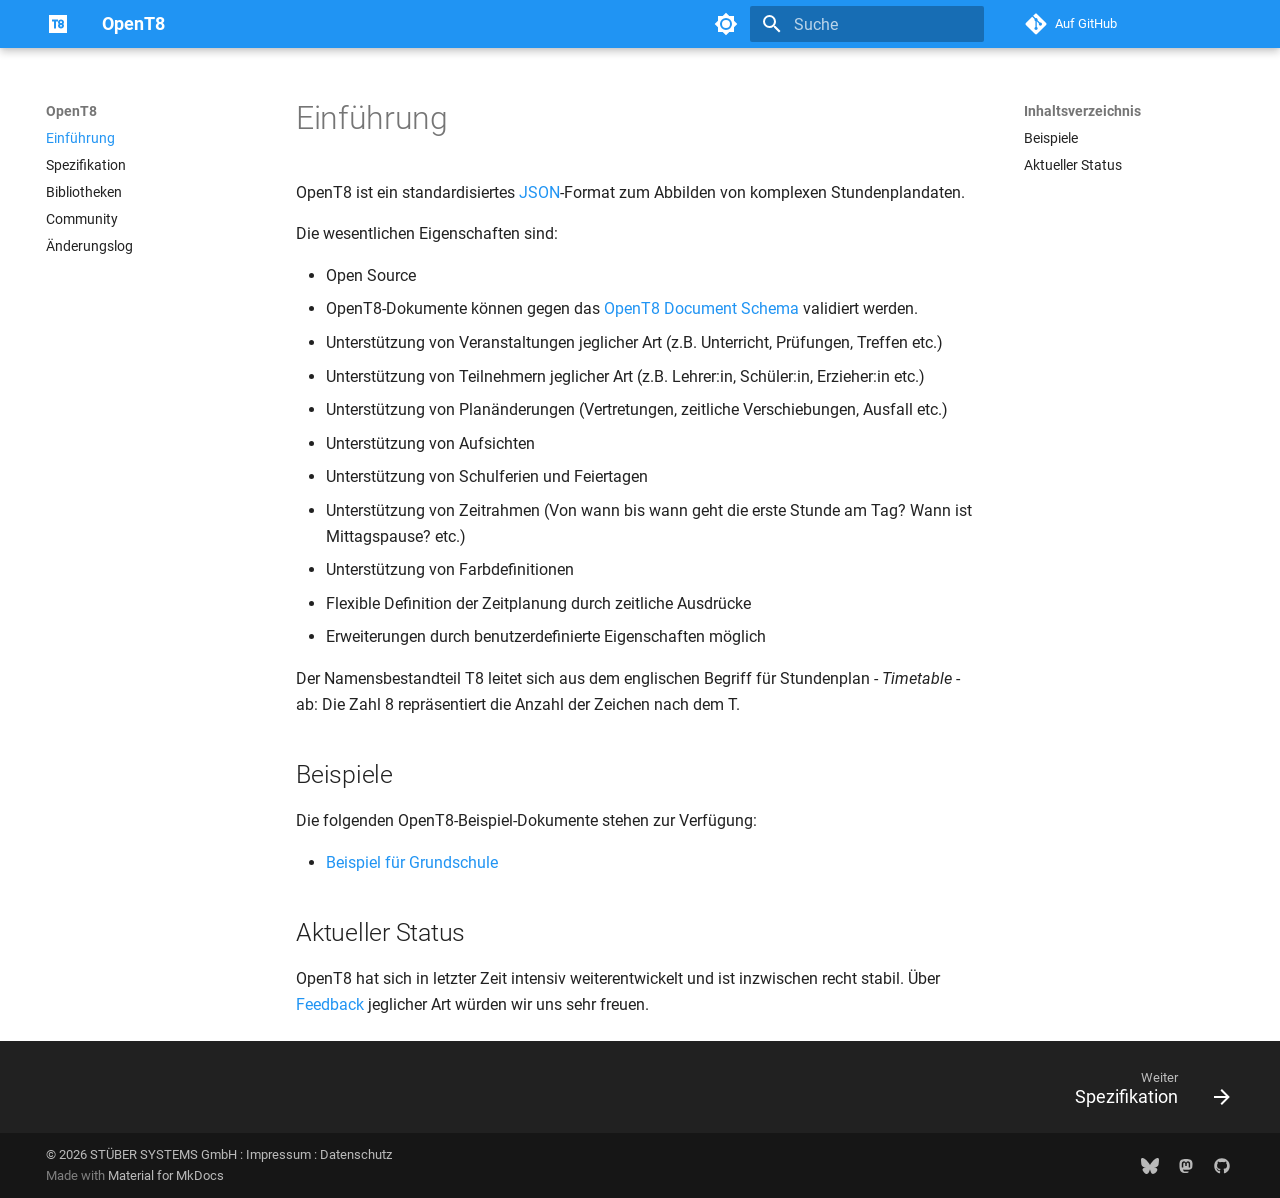
<file: index.html>
<!doctype html><html lang=de class=no-js> <head><meta charset=utf-8><meta name=viewport content="width=device-width,initial-scale=1"><meta name=description content="Dokumentation zu OpenT8"><meta name=author content="STÜBER SYSTEMS GmbH"><link href=https://openpotato.github.io/opent8/ rel=canonical><link href=specification/ rel=next><link rel=icon href=assets/logos/favicon.ico><meta name=generator content="mkdocs-1.6.1, mkdocs-material-9.7.7"><title>OpenT8</title><link rel=stylesheet href=assets/stylesheets/main.ec1eaa64.min.css><link rel=stylesheet href=assets/stylesheets/palette.ab4e12ef.min.css><link rel=stylesheet href=assets/css/custom.css><script>__md_scope=new URL(".",location),__md_hash=e=>[...e].reduce(((e,_)=>(e<<5)-e+_.charCodeAt(0)),0),__md_get=(e,_=localStorage,t=__md_scope)=>JSON.parse(_.getItem(t.pathname+"."+e)),__md_set=(e,_,t=localStorage,a=__md_scope)=>{try{t.setItem(a.pathname+"."+e,JSON.stringify(_))}catch(e){}}</script></head> <body dir=ltr data-md-color-scheme=default data-md-color-primary=blue data-md-color-accent=blue> <input class=md-toggle data-md-toggle=drawer type=checkbox id=__drawer autocomplete=off> <input class=md-toggle data-md-toggle=search type=checkbox id=__search autocomplete=off> <label class=md-overlay for=__drawer></label> <div data-md-component=skip> <a href=#einfuhrung class=md-skip> Zum Inhalt </a> </div> <div data-md-component=announce> </div> <header class="md-header md-header--shadow" data-md-component=header> <nav class="md-header__inner md-grid" aria-label=Kopfzeile> <a href=. title=OpenT8 class="md-header__button md-logo" aria-label=OpenT8 data-md-component=logo> <img src=assets/logos/logo.svg alt=logo> </a> <label class="md-header__button md-icon" for=__drawer> <svg xmlns=http://www.w3.org/2000/svg viewbox="0 0 24 24"><path d="M3 6h18v2H3zm0 5h18v2H3zm0 5h18v2H3z"/></svg> </label> <div class=md-header__title data-md-component=header-title> <div class=md-header__ellipsis> <div class=md-header__topic> <span class=md-ellipsis> OpenT8 </span> </div> <div class=md-header__topic data-md-component=header-topic> <span class=md-ellipsis> Einführung </span> </div> </div> </div> <form class=md-header__option data-md-component=palette> <input class=md-option data-md-color-media data-md-color-scheme=default data-md-color-primary=blue data-md-color-accent=blue aria-label="In den Dunkelmodus wechseln" type=radio name=__palette id=__palette_0> <label class="md-header__button md-icon" title="In den Dunkelmodus wechseln" for=__palette_1 hidden> <svg xmlns=http://www.w3.org/2000/svg viewbox="0 0 24 24"><path d="M12 8a4 4 0 0 0-4 4 4 4 0 0 0 4 4 4 4 0 0 0 4-4 4 4 0 0 0-4-4m0 10a6 6 0 0 1-6-6 6 6 0 0 1 6-6 6 6 0 0 1 6 6 6 6 0 0 1-6 6m8-9.31V4h-4.69L12 .69 8.69 4H4v4.69L.69 12 4 15.31V20h4.69L12 23.31 15.31 20H20v-4.69L23.31 12z"/></svg> </label> <input class=md-option data-md-color-media data-md-color-scheme=slate data-md-color-primary=blue data-md-color-accent=blue aria-label="In den Hellmodus wechseln" type=radio name=__palette id=__palette_1> <label class="md-header__button md-icon" title="In den Hellmodus wechseln" for=__palette_0 hidden> <svg xmlns=http://www.w3.org/2000/svg viewbox="0 0 24 24"><path d="M12 18c-.89 0-1.74-.2-2.5-.55C11.56 16.5 13 14.42 13 12s-1.44-4.5-3.5-5.45C10.26 6.2 11.11 6 12 6a6 6 0 0 1 6 6 6 6 0 0 1-6 6m8-9.31V4h-4.69L12 .69 8.69 4H4v4.69L.69 12 4 15.31V20h4.69L12 23.31 15.31 20H20v-4.69L23.31 12z"/></svg> </label> </form> <script>var palette=__md_get("__palette");if(palette&&palette.color){if("(prefers-color-scheme)"===palette.color.media){var media=matchMedia("(prefers-color-scheme: light)"),input=document.querySelector(media.matches?"[data-md-color-media='(prefers-color-scheme: light)']":"[data-md-color-media='(prefers-color-scheme: dark)']");palette.color.media=input.getAttribute("data-md-color-media"),palette.color.scheme=input.getAttribute("data-md-color-scheme"),palette.color.primary=input.getAttribute("data-md-color-primary"),palette.color.accent=input.getAttribute("data-md-color-accent")}for(var[key,value]of Object.entries(palette.color))document.body.setAttribute("data-md-color-"+key,value)}</script> <label class="md-header__button md-icon" for=__search> <svg xmlns=http://www.w3.org/2000/svg viewbox="0 0 24 24"><path d="M9.5 3A6.5 6.5 0 0 1 16 9.5c0 1.61-.59 3.09-1.56 4.23l.27.27h.79l5 5-1.5 1.5-5-5v-.79l-.27-.27A6.52 6.52 0 0 1 9.5 16 6.5 6.5 0 0 1 3 9.5 6.5 6.5 0 0 1 9.5 3m0 2C7 5 5 7 5 9.5S7 14 9.5 14 14 12 14 9.5 12 5 9.5 5"/></svg> </label> <div class=md-search data-md-component=search role=dialog> <label class=md-search__overlay for=__search></label> <div class=md-search__inner role=search> <form class=md-search__form name=search> <input type=text class=md-search__input name=query aria-label=Suche placeholder=Suche autocapitalize=off autocorrect=off autocomplete=off spellcheck=false data-md-component=search-query required> <label class="md-search__icon md-icon" for=__search> <svg xmlns=http://www.w3.org/2000/svg viewbox="0 0 24 24"><path d="M9.5 3A6.5 6.5 0 0 1 16 9.5c0 1.61-.59 3.09-1.56 4.23l.27.27h.79l5 5-1.5 1.5-5-5v-.79l-.27-.27A6.52 6.52 0 0 1 9.5 16 6.5 6.5 0 0 1 3 9.5 6.5 6.5 0 0 1 9.5 3m0 2C7 5 5 7 5 9.5S7 14 9.5 14 14 12 14 9.5 12 5 9.5 5"/></svg> <svg xmlns=http://www.w3.org/2000/svg viewbox="0 0 24 24"><path d="M20 11v2H8l5.5 5.5-1.42 1.42L4.16 12l7.92-7.92L13.5 5.5 8 11z"/></svg> </label> <nav class=md-search__options aria-label=Suche> <a href=javascript:void(0) class="md-search__icon md-icon" title=Teilen aria-label=Teilen data-clipboard data-clipboard-text data-md-component=search-share tabindex=-1> <svg xmlns=http://www.w3.org/2000/svg viewbox="0 0 24 24"><path d="M18 16.08c-.76 0-1.44.3-1.96.77L8.91 12.7c.05-.23.09-.46.09-.7s-.04-.47-.09-.7l7.05-4.11c.54.5 1.25.81 2.04.81a3 3 0 0 0 3-3 3 3 0 0 0-3-3 3 3 0 0 0-3 3c0 .24.04.47.09.7L8.04 9.81C7.5 9.31 6.79 9 6 9a3 3 0 0 0-3 3 3 3 0 0 0 3 3c.79 0 1.5-.31 2.04-.81l7.12 4.15c-.05.21-.08.43-.08.66 0 1.61 1.31 2.91 2.92 2.91s2.92-1.3 2.92-2.91A2.92 2.92 0 0 0 18 16.08"/></svg> </a> <button type=reset class="md-search__icon md-icon" title=Zurücksetzen aria-label=Zurücksetzen tabindex=-1> <svg xmlns=http://www.w3.org/2000/svg viewbox="0 0 24 24"><path d="M19 6.41 17.59 5 12 10.59 6.41 5 5 6.41 10.59 12 5 17.59 6.41 19 12 13.41 17.59 19 19 17.59 13.41 12z"/></svg> </button> </nav> <div class=md-search__suggest data-md-component=search-suggest></div> </form> <div class=md-search__output> <div class=md-search__scrollwrap tabindex=0 data-md-scrollfix> <div class=md-search-result data-md-component=search-result> <div class=md-search-result__meta> Suche wird initialisiert </div> <ol class=md-search-result__list role=presentation></ol> </div> </div> </div> </div> </div> <div class=md-header__source> <a href=https://github.com/openpotato/opent8 title="Zum Repository" class=md-source data-md-component=source> <div class="md-source__icon md-icon"> <svg xmlns=http://www.w3.org/2000/svg viewbox="0 0 448 512"><!-- Font Awesome Free 7.1.0 by @fontawesome - https://fontawesome.com License - https://fontawesome.com/license/free (Icons: CC BY 4.0, Fonts: SIL OFL 1.1, Code: MIT License) Copyright 2025 Fonticons, Inc.--><path d="M439.6 236.1 244 40.5c-5.4-5.5-12.8-8.5-20.4-8.5s-15 3-20.4 8.4L162.5 81l51.5 51.5c27.1-9.1 52.7 16.8 43.4 43.7l49.7 49.7c34.2-11.8 61.2 31 35.5 56.7-26.5 26.5-70.2-2.9-56-37.3L240.3 199v121.9c25.3 12.5 22.3 41.8 9.1 55-6.4 6.4-15.2 10.1-24.3 10.1s-17.8-3.6-24.3-10.1c-17.6-17.6-11.1-46.9 11.2-56v-123c-20.8-8.5-24.6-30.7-18.6-45L142.6 101 8.5 235.1C3 240.6 0 247.9 0 255.5s3 15 8.5 20.4l195.6 195.7c5.4 5.4 12.7 8.4 20.4 8.4s15-3 20.4-8.4l194.7-194.7c5.4-5.4 8.4-12.8 8.4-20.4s-3-15-8.4-20.4"/></svg> </div> <div class=md-source__repository> Auf GitHub </div> </a> </div> </nav> </header> <div class=md-container data-md-component=container> <main class=md-main data-md-component=main> <div class="md-main__inner md-grid"> <div class="md-sidebar md-sidebar--primary" data-md-component=sidebar data-md-type=navigation> <div class=md-sidebar__scrollwrap> <div class=md-sidebar__inner> <nav class="md-nav md-nav--primary" aria-label=Navigation data-md-level=0> <label class=md-nav__title for=__drawer> <a href=. title=OpenT8 class="md-nav__button md-logo" aria-label=OpenT8 data-md-component=logo> <img src=assets/logos/logo.svg alt=logo> </a> OpenT8 </label> <div class=md-nav__source> <a href=https://github.com/openpotato/opent8 title="Zum Repository" class=md-source data-md-component=source> <div class="md-source__icon md-icon"> <svg xmlns=http://www.w3.org/2000/svg viewbox="0 0 448 512"><!-- Font Awesome Free 7.1.0 by @fontawesome - https://fontawesome.com License - https://fontawesome.com/license/free (Icons: CC BY 4.0, Fonts: SIL OFL 1.1, Code: MIT License) Copyright 2025 Fonticons, Inc.--><path d="M439.6 236.1 244 40.5c-5.4-5.5-12.8-8.5-20.4-8.5s-15 3-20.4 8.4L162.5 81l51.5 51.5c27.1-9.1 52.7 16.8 43.4 43.7l49.7 49.7c34.2-11.8 61.2 31 35.5 56.7-26.5 26.5-70.2-2.9-56-37.3L240.3 199v121.9c25.3 12.5 22.3 41.8 9.1 55-6.4 6.4-15.2 10.1-24.3 10.1s-17.8-3.6-24.3-10.1c-17.6-17.6-11.1-46.9 11.2-56v-123c-20.8-8.5-24.6-30.7-18.6-45L142.6 101 8.5 235.1C3 240.6 0 247.9 0 255.5s3 15 8.5 20.4l195.6 195.7c5.4 5.4 12.7 8.4 20.4 8.4s15-3 20.4-8.4l194.7-194.7c5.4-5.4 8.4-12.8 8.4-20.4s-3-15-8.4-20.4"/></svg> </div> <div class=md-source__repository> Auf GitHub </div> </a> </div> <ul class=md-nav__list data-md-scrollfix> <li class="md-nav__item md-nav__item--active"> <input class="md-nav__toggle md-toggle" type=checkbox id=__toc> <label class="md-nav__link md-nav__link--active" for=__toc> <span class=md-ellipsis> Einführung </span> <span class="md-nav__icon md-icon"></span> </label> <a href=. class="md-nav__link md-nav__link--active"> <span class=md-ellipsis> Einführung </span> </a> <nav class="md-nav md-nav--secondary" aria-label=Inhaltsverzeichnis> <label class=md-nav__title for=__toc> <span class="md-nav__icon md-icon"></span> Inhaltsverzeichnis </label> <ul class=md-nav__list data-md-component=toc data-md-scrollfix> <li class=md-nav__item> <a href=#beispiele class=md-nav__link> <span class=md-ellipsis> <span class=md-typeset> Beispiele </span> </span> </a> </li> <li class=md-nav__item> <a href=#aktueller-status class=md-nav__link> <span class=md-ellipsis> <span class=md-typeset> Aktueller Status </span> </span> </a> </li> </ul> </nav> </li> <li class=md-nav__item> <a href=specification/ class=md-nav__link> <span class=md-ellipsis> Spezifikation </span> </a> </li> <li class=md-nav__item> <a href=libraries/ class=md-nav__link> <span class=md-ellipsis> Bibliotheken </span> </a> </li> <li class=md-nav__item> <a href=community/ class=md-nav__link> <span class=md-ellipsis> Community </span> </a> </li> <li class=md-nav__item> <a href=change-log/ class=md-nav__link> <span class=md-ellipsis> Änderungslog </span> </a> </li> </ul> </nav> </div> </div> </div> <div class="md-sidebar md-sidebar--secondary" data-md-component=sidebar data-md-type=toc> <div class=md-sidebar__scrollwrap> <div class=md-sidebar__inner> <nav class="md-nav md-nav--secondary" aria-label=Inhaltsverzeichnis> <label class=md-nav__title for=__toc> <span class="md-nav__icon md-icon"></span> Inhaltsverzeichnis </label> <ul class=md-nav__list data-md-component=toc data-md-scrollfix> <li class=md-nav__item> <a href=#beispiele class=md-nav__link> <span class=md-ellipsis> <span class=md-typeset> Beispiele </span> </span> </a> </li> <li class=md-nav__item> <a href=#aktueller-status class=md-nav__link> <span class=md-ellipsis> <span class=md-typeset> Aktueller Status </span> </span> </a> </li> </ul> </nav> </div> </div> </div> <div class=md-content data-md-component=content> <article class="md-content__inner md-typeset"> <h1 id=einfuhrung>Einführung<a class=headerlink href=#einfuhrung title="Permanent link">&para;</a></h1> <p>OpenT8 ist ein standardisiertes <a href=https://www.json.org/ >JSON</a>-Format zum Abbilden von komplexen Stundenplandaten. </p> <p>Die wesentlichen Eigenschaften sind:</p> <ul> <li>Open Source</li> <li>OpenT8-Dokumente können gegen das <a href=https://github.com/openpotato/opent8/blob/main/schemas/v0.7/schema.json>OpenT8 Document Schema</a> validiert werden.</li> <li>Unterstützung von Veranstaltungen jeglicher Art (z.B. Unterricht, Prüfungen, Treffen etc.)</li> <li>Unterstützung von Teilnehmern jeglicher Art (z.B. Lehrer:in, Schüler:in, Erzieher:in etc.)</li> <li>Unterstützung von Planänderungen (Vertretungen, zeitliche Verschiebungen, Ausfall etc.)</li> <li>Unterstützung von Aufsichten</li> <li>Unterstützung von Schulferien und Feiertagen</li> <li>Unterstützung von Zeitrahmen (Von wann bis wann geht die erste Stunde am Tag? Wann ist Mittagspause? etc.)</li> <li>Unterstützung von Farbdefinitionen</li> <li>Flexible Definition der Zeitplanung durch zeitliche Ausdrücke</li> <li>Erweiterungen durch benutzerdefinierte Eigenschaften möglich</li> </ul> <p>Der Namensbestandteil T8 leitet sich aus dem englischen Begriff für Stundenplan - <em>Timetable</em> - ab: Die Zahl 8 repräsentiert die Anzahl der Zeichen nach dem T.</p> <h2 id=beispiele>Beispiele<a class=headerlink href=#beispiele title="Permanent link">&para;</a></h2> <p>Die folgenden OpenT8-Beispiel-Dokumente stehen zur Verfügung:</p> <ul> <li><a href=https://github.com/openpotato/opent8/blob/main/samples/sample.de.grundschule.json>Beispiel für Grundschule</a></li> </ul> <h2 id=aktueller-status>Aktueller Status<a class=headerlink href=#aktueller-status title="Permanent link">&para;</a></h2> <p>OpenT8 hat sich in letzter Zeit intensiv weiterentwickelt und ist inzwischen recht stabil. Über <a href=community/ >Feedback</a> jeglicher Art würden wir uns sehr freuen.</p> </article> </div> <script>var target=document.getElementById(location.hash.slice(1));target&&target.name&&(target.checked=target.name.startsWith("__tabbed_"))</script> </div> </main> <footer class=md-footer> <nav class="md-footer__inner md-grid" aria-label=Fußzeile> <a href=specification/ class="md-footer__link md-footer__link--next" aria-label="Weiter: Spezifikation"> <div class=md-footer__title> <span class=md-footer__direction> Weiter </span> <div class=md-ellipsis> Spezifikation </div> </div> <div class="md-footer__button md-icon"> <svg xmlns=http://www.w3.org/2000/svg viewbox="0 0 24 24"><path d="M4 11v2h12l-5.5 5.5 1.42 1.42L19.84 12l-7.92-7.92L10.5 5.5 16 11z"/></svg> </div> </a> </nav> <div class="md-footer-meta md-typeset"> <div class="md-footer-meta__inner md-grid"> <div class=md-copyright> <div class=md-copyright__highlight> &copy; 2026 STÜBER SYSTEMS GmbH : <a href=https://legal.stueber.de/imprint.php>Impressum</a> : <a href=https://legal.stueber.de/privacy.php>Datenschutz</a> </div> Made with <a href=https://squidfunk.github.io/mkdocs-material/ target=_blank rel=noopener> Material for MkDocs </a> </div> <div class=md-social> <a href=https://bsky.app/profile/openpotato.org target=_blank rel=noopener title=bsky.app class=md-social__link> <svg xmlns=http://www.w3.org/2000/svg viewbox="0 0 576 512"><!-- Font Awesome Free 7.1.0 by @fontawesome - https://fontawesome.com License - https://fontawesome.com/license/free (Icons: CC BY 4.0, Fonts: SIL OFL 1.1, Code: MIT License) Copyright 2025 Fonticons, Inc.--><path d="M407.8 294.7c-3.3-.4-6.7-.8-10-1.3 3.4.4 6.7.9 10 1.3M288 227.1c-26.1-50.7-97.1-145.2-163.1-191.8C61.6-9.4 37.5-1.7 21.6 5.5 3.3 13.8 0 41.9 0 58.4S9.1 194 15 213.9c19.5 65.7 89.1 87.9 153.2 80.7 3.3-.5 6.6-.9 10-1.4-3.3.5-6.6 1-10 1.4-93.9 14-177.3 48.2-67.9 169.9C220.6 589.1 265.1 437.8 288 361.1c22.9 76.7 49.2 222.5 185.6 103.4 102.4-103.4 28.1-156-65.8-169.9-3.3-.4-6.7-.8-10-1.3 3.4.4 6.7.9 10 1.3 64.1 7.1 133.6-15.1 153.2-80.7C566.9 194 576 75 576 58.4s-3.3-44.7-21.6-52.9c-15.8-7.1-40-14.9-103.2 29.8C385.1 81.9 314.1 176.4 288 227.1"/></svg> </a> <a href=https://fosstodon.org/@openpotato target=_blank rel="noopener me" title=fosstodon.org class=md-social__link> <svg xmlns=http://www.w3.org/2000/svg viewbox="0 0 448 512"><!-- Font Awesome Free 7.1.0 by @fontawesome - https://fontawesome.com License - https://fontawesome.com/license/free (Icons: CC BY 4.0, Fonts: SIL OFL 1.1, Code: MIT License) Copyright 2025 Fonticons, Inc.--><path d="M433 179.1c0-97.2-63.7-125.7-63.7-125.7-62.5-28.7-228.6-28.4-290.5 0 0 0-63.7 28.5-63.7 125.7 0 115.7-6.6 259.4 105.6 289.1 40.5 10.7 75.3 13 103.3 11.4 50.8-2.8 79.3-18.1 79.3-18.1l-1.7-36.9s-36.3 11.4-77.1 10.1c-40.4-1.4-83-4.4-89.6-54-.6-4.6-.9-9.3-.9-13.9 85.6 20.9 158.7 9.1 178.7 6.7 56.1-6.7 105-41.3 111.2-72.9 9.8-49.8 9-121.5 9-121.5zm-75.1 125.2h-46.6V190.1c0-49.7-64-51.6-64 6.9v62.5H201V197c0-58.5-64-56.6-64-6.9v114.2H90.3c0-122.1-5.2-147.9 18.4-175 25.9-28.9 79.8-30.8 103.8 6.1l11.6 19.5 11.6-19.5c24.1-37.1 78.1-34.8 103.8-6.1 23.7 27.3 18.4 53 18.4 175"/></svg> </a> <a href=https://github.com/openpotato target=_blank rel=noopener title=github.com class=md-social__link> <svg xmlns=http://www.w3.org/2000/svg viewbox="0 0 512 512"><!-- Font Awesome Free 7.1.0 by @fontawesome - https://fontawesome.com License - https://fontawesome.com/license/free (Icons: CC BY 4.0, Fonts: SIL OFL 1.1, Code: MIT License) Copyright 2025 Fonticons, Inc.--><path d="M173.9 397.4c0 2-2.3 3.6-5.2 3.6-3.3.3-5.6-1.3-5.6-3.6 0-2 2.3-3.6 5.2-3.6 3-.3 5.6 1.3 5.6 3.6m-31.1-4.5c-.7 2 1.3 4.3 4.3 4.9 2.6 1 5.6 0 6.2-2s-1.3-4.3-4.3-5.2c-2.6-.7-5.5.3-6.2 2.3m44.2-1.7c-2.9.7-4.9 2.6-4.6 4.9.3 2 2.9 3.3 5.9 2.6 2.9-.7 4.9-2.6 4.6-4.6-.3-1.9-3-3.2-5.9-2.9M252.8 8C114.1 8 8 113.3 8 252c0 110.9 69.8 205.8 169.5 239.2 12.8 2.3 17.3-5.6 17.3-12.1 0-6.2-.3-40.4-.3-61.4 0 0-70 15-84.7-29.8 0 0-11.4-29.1-27.8-36.6 0 0-22.9-15.7 1.6-15.4 0 0 24.9 2 38.6 25.8 21.9 38.6 58.6 27.5 72.9 20.9 2.3-16 8.8-27.1 16-33.7-55.9-6.2-112.3-14.3-112.3-110.5 0-27.5 7.6-41.3 23.6-58.9-2.6-6.5-11.1-33.3 2.6-67.9 20.9-6.5 69 27 69 27 20-5.6 41.5-8.5 62.8-8.5s42.8 2.9 62.8 8.5c0 0 48.1-33.6 69-27 13.7 34.7 5.2 61.4 2.6 67.9 16 17.7 25.8 31.5 25.8 58.9 0 96.5-58.9 104.2-114.8 110.5 9.2 7.9 17 22.9 17 46.4 0 33.7-.3 75.4-.3 83.6 0 6.5 4.6 14.4 17.3 12.1C436.2 457.8 504 362.9 504 252 504 113.3 391.5 8 252.8 8M105.2 352.9c-1.3 1-1 3.3.7 5.2 1.6 1.6 3.9 2.3 5.2 1 1.3-1 1-3.3-.7-5.2-1.6-1.6-3.9-2.3-5.2-1m-10.8-8.1c-.7 1.3.3 2.9 2.3 3.9 1.6 1 3.6.7 4.3-.7.7-1.3-.3-2.9-2.3-3.9-2-.6-3.6-.3-4.3.7m32.4 35.6c-1.6 1.3-1 4.3 1.3 6.2 2.3 2.3 5.2 2.6 6.5 1 1.3-1.3.7-4.3-1.3-6.2-2.2-2.3-5.2-2.6-6.5-1m-11.4-14.7c-1.6 1-1.6 3.6 0 5.9s4.3 3.3 5.6 2.3c1.6-1.3 1.6-3.9 0-6.2-1.4-2.3-4-3.3-5.6-2"/></svg> </a> </div> </div> </div> </footer> </div> <div class=md-dialog data-md-component=dialog> <div class="md-dialog__inner md-typeset"></div> </div> <script id=__config type=application/json>{"annotate": null, "base": ".", "features": ["navigation.footer", "navigation.instant", "search.highlight", "search.share", "search.suggest", "toc.follow"], "search": "assets/javascripts/workers/search.2c215733.min.js", "tags": null, "translations": {"clipboard.copied": "In Zwischenablage kopiert", "clipboard.copy": "In Zwischenablage kopieren", "search.result.more.one": "1 weiteres Suchergebnis auf dieser Seite", "search.result.more.other": "# weitere Suchergebnisse auf dieser Seite", "search.result.none": "Keine Suchergebnisse", "search.result.one": "1 Suchergebnis", "search.result.other": "# Suchergebnisse", "search.result.placeholder": "Suchbegriff eingeben", "search.result.term.missing": "Es fehlt", "select.version": "Version ausw\u00e4hlen"}, "version": null}</script> <script src=assets/javascripts/bundle.d7400e89.min.js></script> </body> </html>
</file>
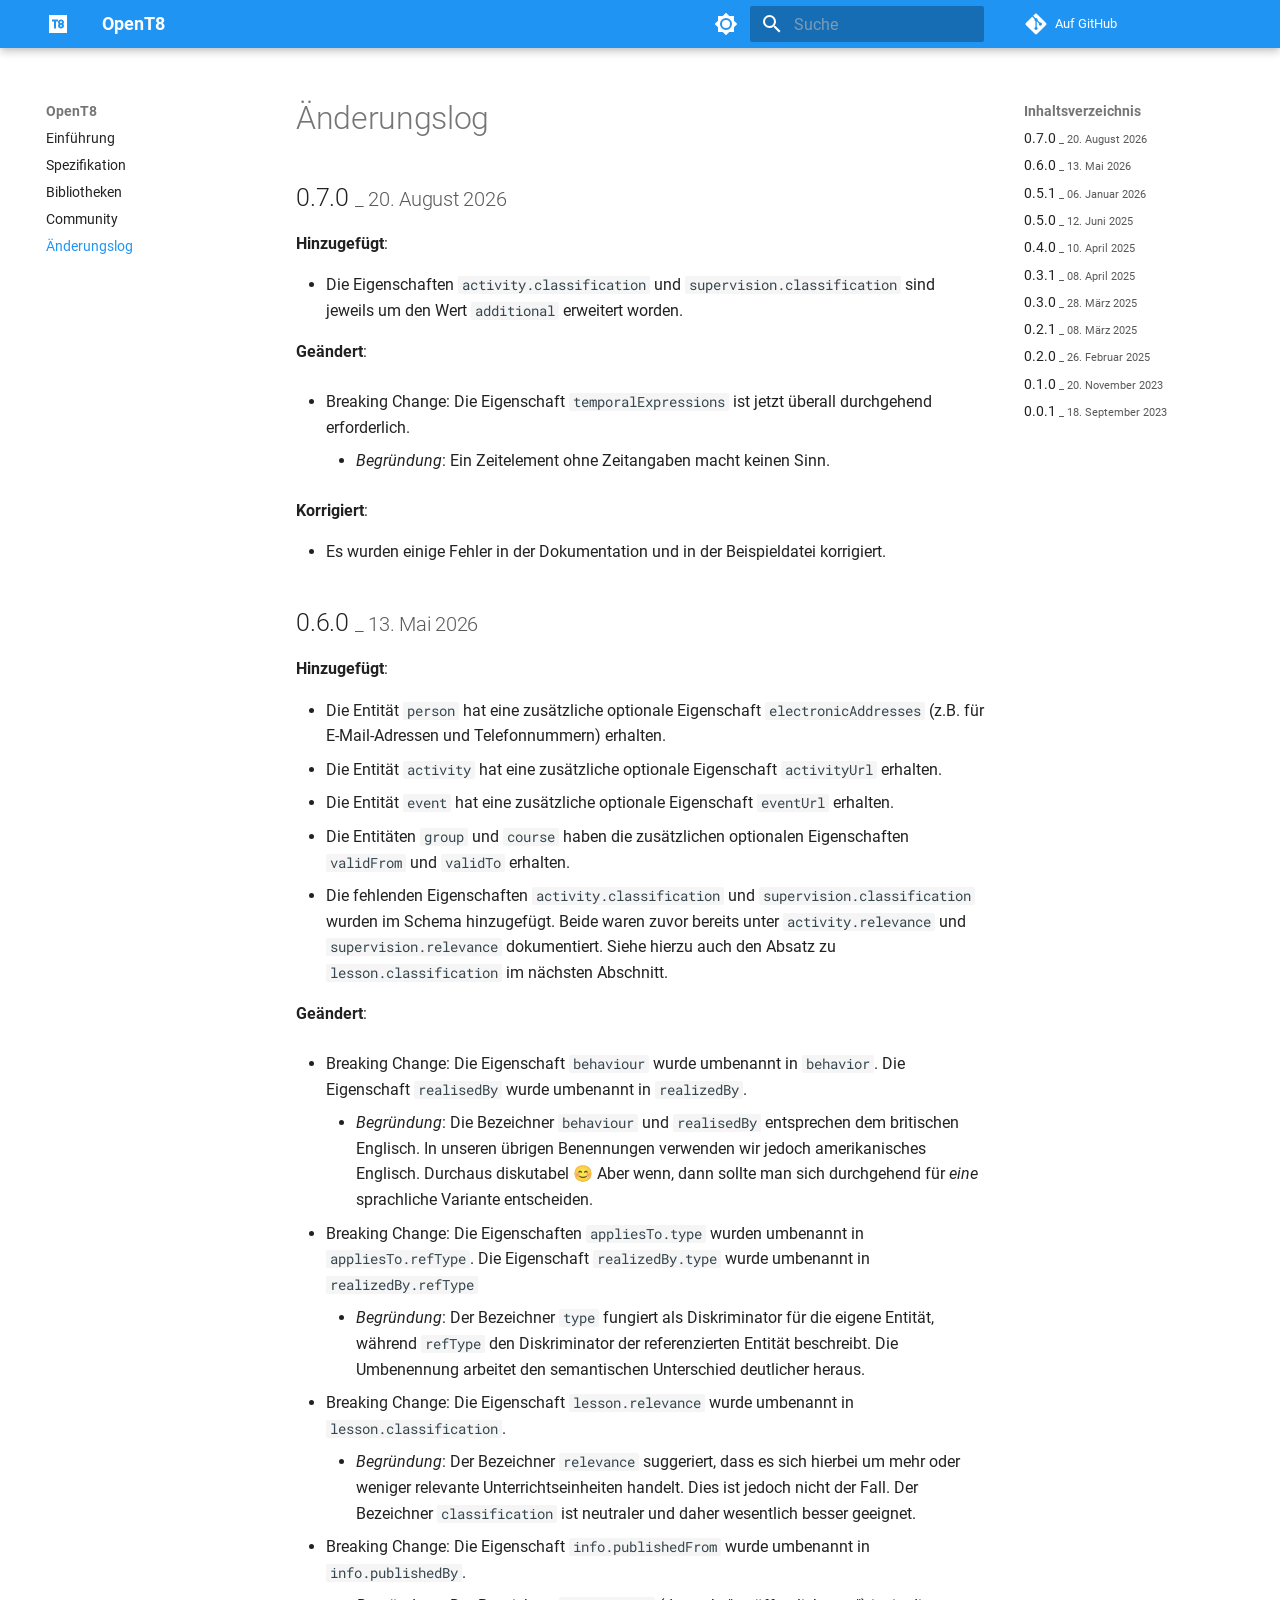
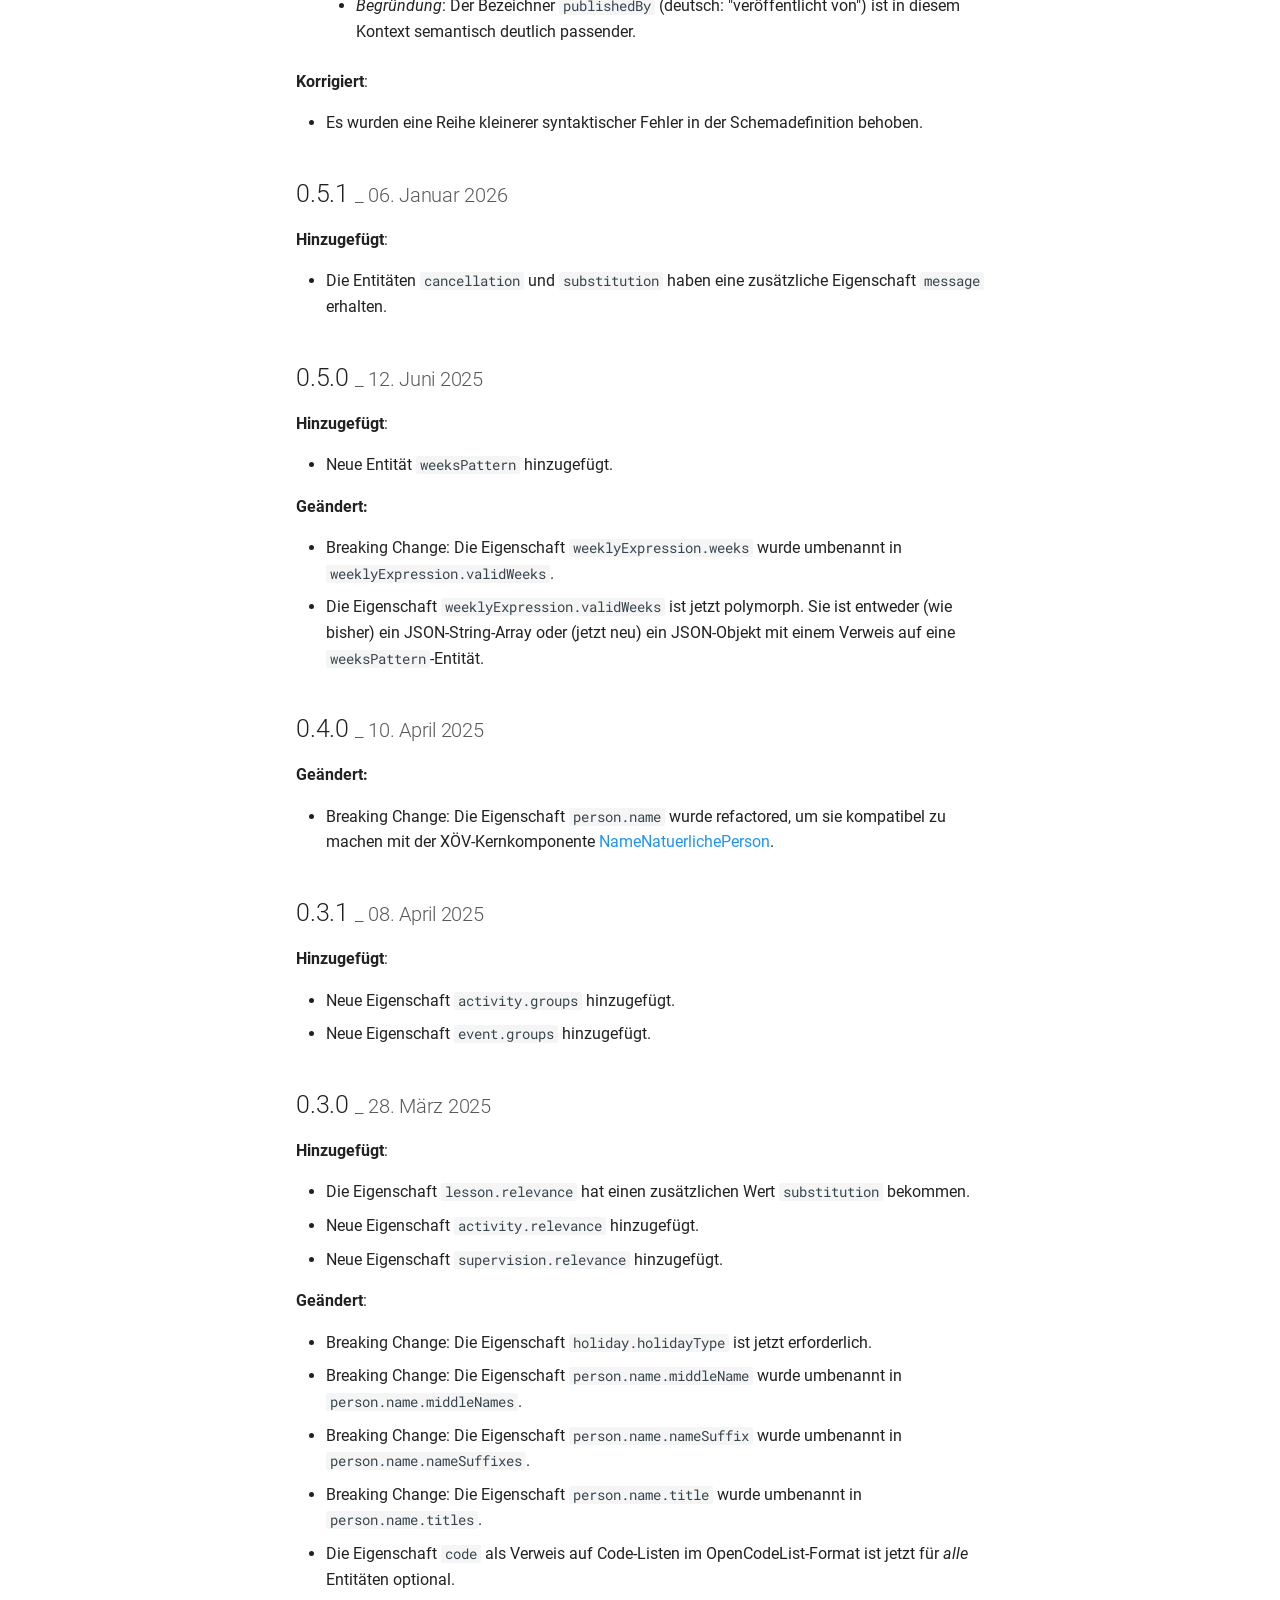
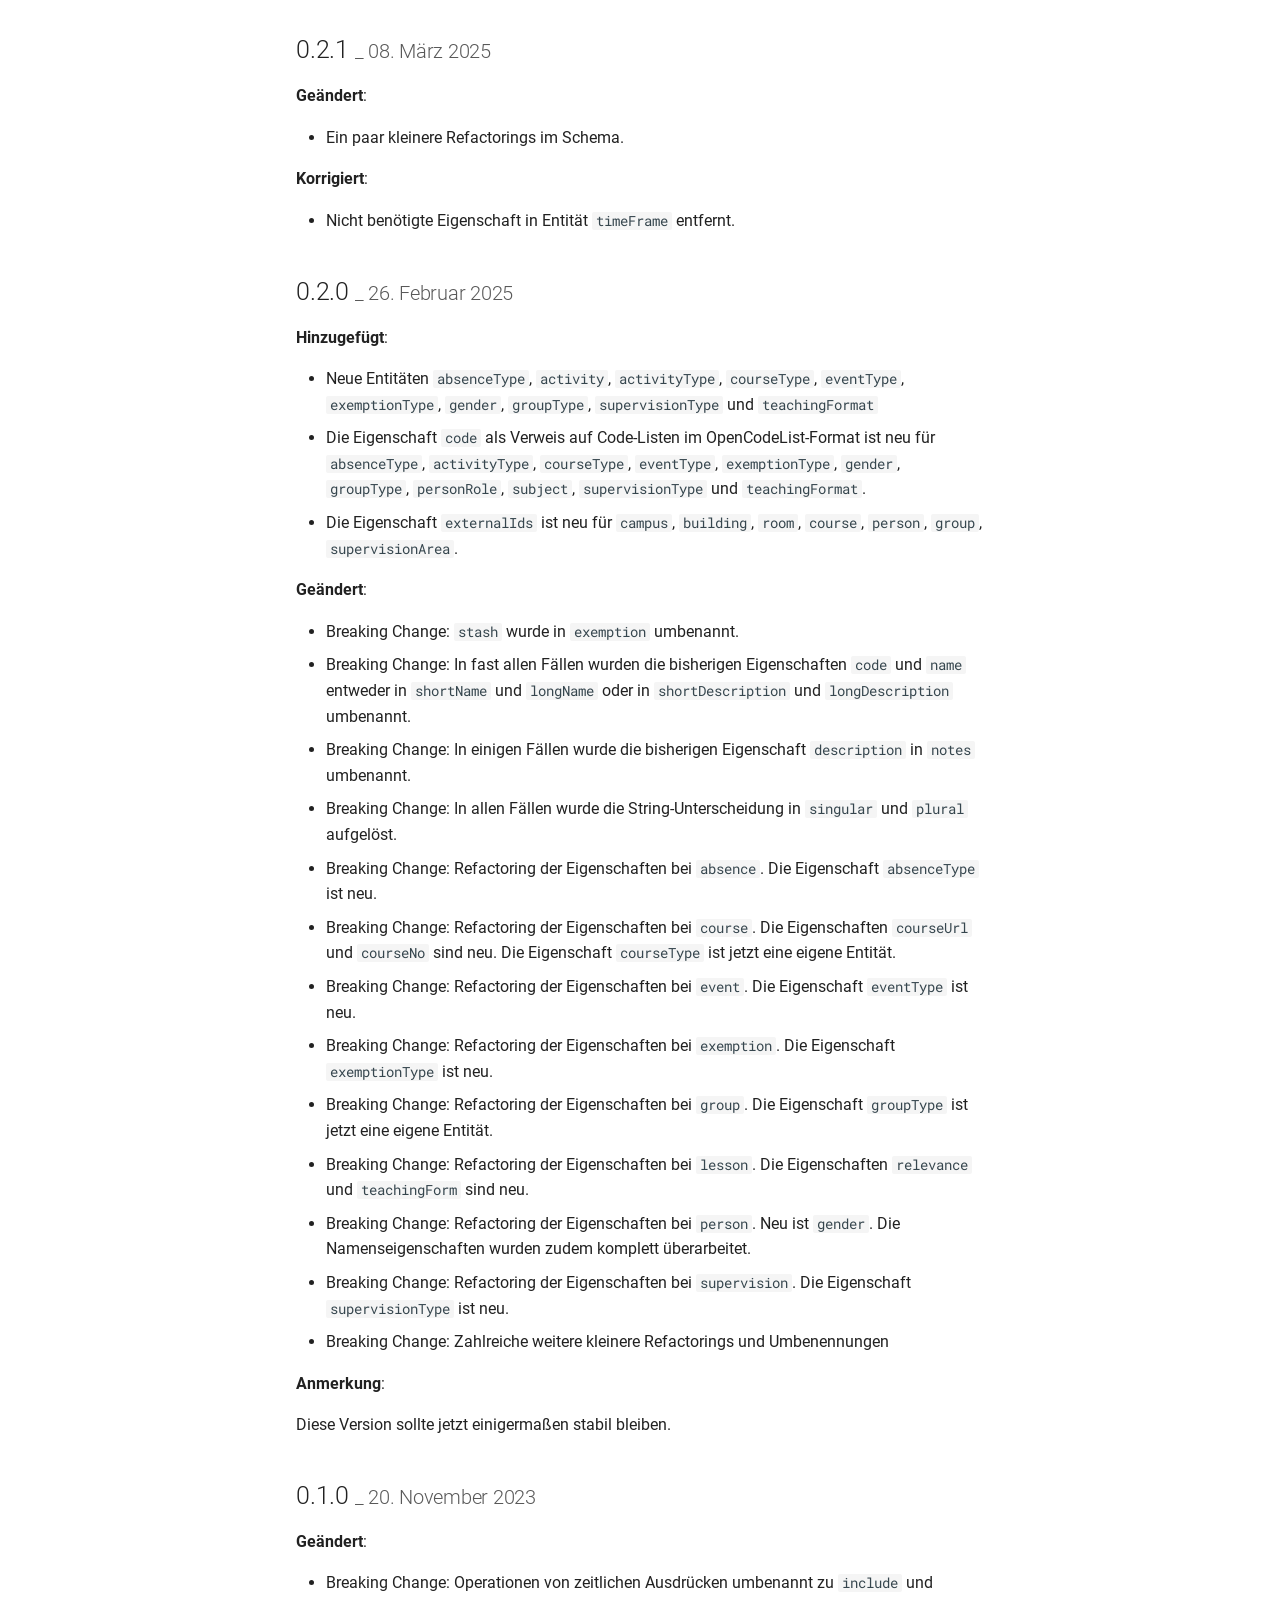
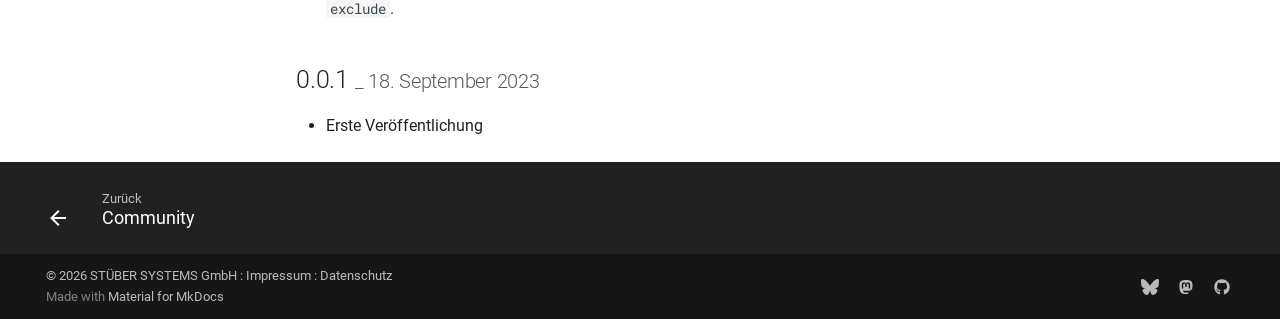
<file: change-log/index.html>
<!doctype html><html lang=de class=no-js> <head><meta charset=utf-8><meta name=viewport content="width=device-width,initial-scale=1"><meta name=description content="Dokumentation zu OpenT8"><meta name=author content="STÜBER SYSTEMS GmbH"><link href=https://openpotato.github.io/opent8/change-log/ rel=canonical><link href=../community/ rel=prev><link rel=icon href=../assets/logos/favicon.ico><meta name=generator content="mkdocs-1.6.1, mkdocs-material-9.7.7"><title>Änderungslog - OpenT8</title><link rel=stylesheet href=../assets/stylesheets/main.ec1eaa64.min.css><link rel=stylesheet href=../assets/stylesheets/palette.ab4e12ef.min.css><link rel=stylesheet href=../assets/css/custom.css><script>__md_scope=new URL("..",location),__md_hash=e=>[...e].reduce(((e,_)=>(e<<5)-e+_.charCodeAt(0)),0),__md_get=(e,_=localStorage,t=__md_scope)=>JSON.parse(_.getItem(t.pathname+"."+e)),__md_set=(e,_,t=localStorage,a=__md_scope)=>{try{t.setItem(a.pathname+"."+e,JSON.stringify(_))}catch(e){}}</script></head> <body dir=ltr data-md-color-scheme=default data-md-color-primary=blue data-md-color-accent=blue> <input class=md-toggle data-md-toggle=drawer type=checkbox id=__drawer autocomplete=off> <input class=md-toggle data-md-toggle=search type=checkbox id=__search autocomplete=off> <label class=md-overlay for=__drawer></label> <div data-md-component=skip> <a href=#anderungslog class=md-skip> Zum Inhalt </a> </div> <div data-md-component=announce> </div> <header class="md-header md-header--shadow" data-md-component=header> <nav class="md-header__inner md-grid" aria-label=Kopfzeile> <a href=.. title=OpenT8 class="md-header__button md-logo" aria-label=OpenT8 data-md-component=logo> <img src=../assets/logos/logo.svg alt=logo> </a> <label class="md-header__button md-icon" for=__drawer> <svg xmlns=http://www.w3.org/2000/svg viewbox="0 0 24 24"><path d="M3 6h18v2H3zm0 5h18v2H3zm0 5h18v2H3z"/></svg> </label> <div class=md-header__title data-md-component=header-title> <div class=md-header__ellipsis> <div class=md-header__topic> <span class=md-ellipsis> OpenT8 </span> </div> <div class=md-header__topic data-md-component=header-topic> <span class=md-ellipsis> Änderungslog </span> </div> </div> </div> <form class=md-header__option data-md-component=palette> <input class=md-option data-md-color-media data-md-color-scheme=default data-md-color-primary=blue data-md-color-accent=blue aria-label="In den Dunkelmodus wechseln" type=radio name=__palette id=__palette_0> <label class="md-header__button md-icon" title="In den Dunkelmodus wechseln" for=__palette_1 hidden> <svg xmlns=http://www.w3.org/2000/svg viewbox="0 0 24 24"><path d="M12 8a4 4 0 0 0-4 4 4 4 0 0 0 4 4 4 4 0 0 0 4-4 4 4 0 0 0-4-4m0 10a6 6 0 0 1-6-6 6 6 0 0 1 6-6 6 6 0 0 1 6 6 6 6 0 0 1-6 6m8-9.31V4h-4.69L12 .69 8.69 4H4v4.69L.69 12 4 15.31V20h4.69L12 23.31 15.31 20H20v-4.69L23.31 12z"/></svg> </label> <input class=md-option data-md-color-media data-md-color-scheme=slate data-md-color-primary=blue data-md-color-accent=blue aria-label="In den Hellmodus wechseln" type=radio name=__palette id=__palette_1> <label class="md-header__button md-icon" title="In den Hellmodus wechseln" for=__palette_0 hidden> <svg xmlns=http://www.w3.org/2000/svg viewbox="0 0 24 24"><path d="M12 18c-.89 0-1.74-.2-2.5-.55C11.56 16.5 13 14.42 13 12s-1.44-4.5-3.5-5.45C10.26 6.2 11.11 6 12 6a6 6 0 0 1 6 6 6 6 0 0 1-6 6m8-9.31V4h-4.69L12 .69 8.69 4H4v4.69L.69 12 4 15.31V20h4.69L12 23.31 15.31 20H20v-4.69L23.31 12z"/></svg> </label> </form> <script>var palette=__md_get("__palette");if(palette&&palette.color){if("(prefers-color-scheme)"===palette.color.media){var media=matchMedia("(prefers-color-scheme: light)"),input=document.querySelector(media.matches?"[data-md-color-media='(prefers-color-scheme: light)']":"[data-md-color-media='(prefers-color-scheme: dark)']");palette.color.media=input.getAttribute("data-md-color-media"),palette.color.scheme=input.getAttribute("data-md-color-scheme"),palette.color.primary=input.getAttribute("data-md-color-primary"),palette.color.accent=input.getAttribute("data-md-color-accent")}for(var[key,value]of Object.entries(palette.color))document.body.setAttribute("data-md-color-"+key,value)}</script> <label class="md-header__button md-icon" for=__search> <svg xmlns=http://www.w3.org/2000/svg viewbox="0 0 24 24"><path d="M9.5 3A6.5 6.5 0 0 1 16 9.5c0 1.61-.59 3.09-1.56 4.23l.27.27h.79l5 5-1.5 1.5-5-5v-.79l-.27-.27A6.52 6.52 0 0 1 9.5 16 6.5 6.5 0 0 1 3 9.5 6.5 6.5 0 0 1 9.5 3m0 2C7 5 5 7 5 9.5S7 14 9.5 14 14 12 14 9.5 12 5 9.5 5"/></svg> </label> <div class=md-search data-md-component=search role=dialog> <label class=md-search__overlay for=__search></label> <div class=md-search__inner role=search> <form class=md-search__form name=search> <input type=text class=md-search__input name=query aria-label=Suche placeholder=Suche autocapitalize=off autocorrect=off autocomplete=off spellcheck=false data-md-component=search-query required> <label class="md-search__icon md-icon" for=__search> <svg xmlns=http://www.w3.org/2000/svg viewbox="0 0 24 24"><path d="M9.5 3A6.5 6.5 0 0 1 16 9.5c0 1.61-.59 3.09-1.56 4.23l.27.27h.79l5 5-1.5 1.5-5-5v-.79l-.27-.27A6.52 6.52 0 0 1 9.5 16 6.5 6.5 0 0 1 3 9.5 6.5 6.5 0 0 1 9.5 3m0 2C7 5 5 7 5 9.5S7 14 9.5 14 14 12 14 9.5 12 5 9.5 5"/></svg> <svg xmlns=http://www.w3.org/2000/svg viewbox="0 0 24 24"><path d="M20 11v2H8l5.5 5.5-1.42 1.42L4.16 12l7.92-7.92L13.5 5.5 8 11z"/></svg> </label> <nav class=md-search__options aria-label=Suche> <a href=javascript:void(0) class="md-search__icon md-icon" title=Teilen aria-label=Teilen data-clipboard data-clipboard-text data-md-component=search-share tabindex=-1> <svg xmlns=http://www.w3.org/2000/svg viewbox="0 0 24 24"><path d="M18 16.08c-.76 0-1.44.3-1.96.77L8.91 12.7c.05-.23.09-.46.09-.7s-.04-.47-.09-.7l7.05-4.11c.54.5 1.25.81 2.04.81a3 3 0 0 0 3-3 3 3 0 0 0-3-3 3 3 0 0 0-3 3c0 .24.04.47.09.7L8.04 9.81C7.5 9.31 6.79 9 6 9a3 3 0 0 0-3 3 3 3 0 0 0 3 3c.79 0 1.5-.31 2.04-.81l7.12 4.15c-.05.21-.08.43-.08.66 0 1.61 1.31 2.91 2.92 2.91s2.92-1.3 2.92-2.91A2.92 2.92 0 0 0 18 16.08"/></svg> </a> <button type=reset class="md-search__icon md-icon" title=Zurücksetzen aria-label=Zurücksetzen tabindex=-1> <svg xmlns=http://www.w3.org/2000/svg viewbox="0 0 24 24"><path d="M19 6.41 17.59 5 12 10.59 6.41 5 5 6.41 10.59 12 5 17.59 6.41 19 12 13.41 17.59 19 19 17.59 13.41 12z"/></svg> </button> </nav> <div class=md-search__suggest data-md-component=search-suggest></div> </form> <div class=md-search__output> <div class=md-search__scrollwrap tabindex=0 data-md-scrollfix> <div class=md-search-result data-md-component=search-result> <div class=md-search-result__meta> Suche wird initialisiert </div> <ol class=md-search-result__list role=presentation></ol> </div> </div> </div> </div> </div> <div class=md-header__source> <a href=https://github.com/openpotato/opent8 title="Zum Repository" class=md-source data-md-component=source> <div class="md-source__icon md-icon"> <svg xmlns=http://www.w3.org/2000/svg viewbox="0 0 448 512"><!-- Font Awesome Free 7.1.0 by @fontawesome - https://fontawesome.com License - https://fontawesome.com/license/free (Icons: CC BY 4.0, Fonts: SIL OFL 1.1, Code: MIT License) Copyright 2025 Fonticons, Inc.--><path d="M439.6 236.1 244 40.5c-5.4-5.5-12.8-8.5-20.4-8.5s-15 3-20.4 8.4L162.5 81l51.5 51.5c27.1-9.1 52.7 16.8 43.4 43.7l49.7 49.7c34.2-11.8 61.2 31 35.5 56.7-26.5 26.5-70.2-2.9-56-37.3L240.3 199v121.9c25.3 12.5 22.3 41.8 9.1 55-6.4 6.4-15.2 10.1-24.3 10.1s-17.8-3.6-24.3-10.1c-17.6-17.6-11.1-46.9 11.2-56v-123c-20.8-8.5-24.6-30.7-18.6-45L142.6 101 8.5 235.1C3 240.6 0 247.9 0 255.5s3 15 8.5 20.4l195.6 195.7c5.4 5.4 12.7 8.4 20.4 8.4s15-3 20.4-8.4l194.7-194.7c5.4-5.4 8.4-12.8 8.4-20.4s-3-15-8.4-20.4"/></svg> </div> <div class=md-source__repository> Auf GitHub </div> </a> </div> </nav> </header> <div class=md-container data-md-component=container> <main class=md-main data-md-component=main> <div class="md-main__inner md-grid"> <div class="md-sidebar md-sidebar--primary" data-md-component=sidebar data-md-type=navigation> <div class=md-sidebar__scrollwrap> <div class=md-sidebar__inner> <nav class="md-nav md-nav--primary" aria-label=Navigation data-md-level=0> <label class=md-nav__title for=__drawer> <a href=.. title=OpenT8 class="md-nav__button md-logo" aria-label=OpenT8 data-md-component=logo> <img src=../assets/logos/logo.svg alt=logo> </a> OpenT8 </label> <div class=md-nav__source> <a href=https://github.com/openpotato/opent8 title="Zum Repository" class=md-source data-md-component=source> <div class="md-source__icon md-icon"> <svg xmlns=http://www.w3.org/2000/svg viewbox="0 0 448 512"><!-- Font Awesome Free 7.1.0 by @fontawesome - https://fontawesome.com License - https://fontawesome.com/license/free (Icons: CC BY 4.0, Fonts: SIL OFL 1.1, Code: MIT License) Copyright 2025 Fonticons, Inc.--><path d="M439.6 236.1 244 40.5c-5.4-5.5-12.8-8.5-20.4-8.5s-15 3-20.4 8.4L162.5 81l51.5 51.5c27.1-9.1 52.7 16.8 43.4 43.7l49.7 49.7c34.2-11.8 61.2 31 35.5 56.7-26.5 26.5-70.2-2.9-56-37.3L240.3 199v121.9c25.3 12.5 22.3 41.8 9.1 55-6.4 6.4-15.2 10.1-24.3 10.1s-17.8-3.6-24.3-10.1c-17.6-17.6-11.1-46.9 11.2-56v-123c-20.8-8.5-24.6-30.7-18.6-45L142.6 101 8.5 235.1C3 240.6 0 247.9 0 255.5s3 15 8.5 20.4l195.6 195.7c5.4 5.4 12.7 8.4 20.4 8.4s15-3 20.4-8.4l194.7-194.7c5.4-5.4 8.4-12.8 8.4-20.4s-3-15-8.4-20.4"/></svg> </div> <div class=md-source__repository> Auf GitHub </div> </a> </div> <ul class=md-nav__list data-md-scrollfix> <li class=md-nav__item> <a href=.. class=md-nav__link> <span class=md-ellipsis> Einführung </span> </a> </li> <li class=md-nav__item> <a href=../specification/ class=md-nav__link> <span class=md-ellipsis> Spezifikation </span> </a> </li> <li class=md-nav__item> <a href=../libraries/ class=md-nav__link> <span class=md-ellipsis> Bibliotheken </span> </a> </li> <li class=md-nav__item> <a href=../community/ class=md-nav__link> <span class=md-ellipsis> Community </span> </a> </li> <li class="md-nav__item md-nav__item--active"> <input class="md-nav__toggle md-toggle" type=checkbox id=__toc> <label class="md-nav__link md-nav__link--active" for=__toc> <span class=md-ellipsis> Änderungslog </span> <span class="md-nav__icon md-icon"></span> </label> <a href=./ class="md-nav__link md-nav__link--active"> <span class=md-ellipsis> Änderungslog </span> </a> <nav class="md-nav md-nav--secondary" aria-label=Inhaltsverzeichnis> <label class=md-nav__title for=__toc> <span class="md-nav__icon md-icon"></span> Inhaltsverzeichnis </label> <ul class=md-nav__list data-md-component=toc data-md-scrollfix> <li class=md-nav__item> <a href=#070-_-20-august-2026 class=md-nav__link> <span class=md-ellipsis> <span class=md-typeset> 0.7.0 <small>_ 20. August 2026</small> </span> </span> </a> </li> <li class=md-nav__item> <a href=#060-_-13-mai-2026 class=md-nav__link> <span class=md-ellipsis> <span class=md-typeset> 0.6.0 <small>_ 13. Mai 2026</small> </span> </span> </a> </li> <li class=md-nav__item> <a href=#051-_-06-januar-2026 class=md-nav__link> <span class=md-ellipsis> <span class=md-typeset> 0.5.1 <small>_ 06. Januar 2026</small> </span> </span> </a> </li> <li class=md-nav__item> <a href=#050-_-12-juni-2025 class=md-nav__link> <span class=md-ellipsis> <span class=md-typeset> 0.5.0 <small>_ 12. Juni 2025</small> </span> </span> </a> </li> <li class=md-nav__item> <a href=#040-_-10-april-2025 class=md-nav__link> <span class=md-ellipsis> <span class=md-typeset> 0.4.0 <small>_ 10. April 2025</small> </span> </span> </a> </li> <li class=md-nav__item> <a href=#031-_-08-april-2025 class=md-nav__link> <span class=md-ellipsis> <span class=md-typeset> 0.3.1 <small>_ 08. April 2025</small> </span> </span> </a> </li> <li class=md-nav__item> <a href=#030-_-28-marz-2025 class=md-nav__link> <span class=md-ellipsis> <span class=md-typeset> 0.3.0 <small>_ 28. März 2025</small> </span> </span> </a> </li> <li class=md-nav__item> <a href=#021-_-08-marz-2025 class=md-nav__link> <span class=md-ellipsis> <span class=md-typeset> 0.2.1 <small>_ 08. März 2025</small> </span> </span> </a> </li> <li class=md-nav__item> <a href=#020-_-26-februar-2025 class=md-nav__link> <span class=md-ellipsis> <span class=md-typeset> 0.2.0 <small>_ 26. Februar 2025</small> </span> </span> </a> </li> <li class=md-nav__item> <a href=#010-_-20-november-2023 class=md-nav__link> <span class=md-ellipsis> <span class=md-typeset> 0.1.0 <small>_ 20. November 2023</small> </span> </span> </a> </li> <li class=md-nav__item> <a href=#001-_-18-september-2023 class=md-nav__link> <span class=md-ellipsis> <span class=md-typeset> 0.0.1 <small>_ 18. September 2023</small> </span> </span> </a> </li> </ul> </nav> </li> </ul> </nav> </div> </div> </div> <div class="md-sidebar md-sidebar--secondary" data-md-component=sidebar data-md-type=toc> <div class=md-sidebar__scrollwrap> <div class=md-sidebar__inner> <nav class="md-nav md-nav--secondary" aria-label=Inhaltsverzeichnis> <label class=md-nav__title for=__toc> <span class="md-nav__icon md-icon"></span> Inhaltsverzeichnis </label> <ul class=md-nav__list data-md-component=toc data-md-scrollfix> <li class=md-nav__item> <a href=#070-_-20-august-2026 class=md-nav__link> <span class=md-ellipsis> <span class=md-typeset> 0.7.0 <small>_ 20. August 2026</small> </span> </span> </a> </li> <li class=md-nav__item> <a href=#060-_-13-mai-2026 class=md-nav__link> <span class=md-ellipsis> <span class=md-typeset> 0.6.0 <small>_ 13. Mai 2026</small> </span> </span> </a> </li> <li class=md-nav__item> <a href=#051-_-06-januar-2026 class=md-nav__link> <span class=md-ellipsis> <span class=md-typeset> 0.5.1 <small>_ 06. Januar 2026</small> </span> </span> </a> </li> <li class=md-nav__item> <a href=#050-_-12-juni-2025 class=md-nav__link> <span class=md-ellipsis> <span class=md-typeset> 0.5.0 <small>_ 12. Juni 2025</small> </span> </span> </a> </li> <li class=md-nav__item> <a href=#040-_-10-april-2025 class=md-nav__link> <span class=md-ellipsis> <span class=md-typeset> 0.4.0 <small>_ 10. April 2025</small> </span> </span> </a> </li> <li class=md-nav__item> <a href=#031-_-08-april-2025 class=md-nav__link> <span class=md-ellipsis> <span class=md-typeset> 0.3.1 <small>_ 08. April 2025</small> </span> </span> </a> </li> <li class=md-nav__item> <a href=#030-_-28-marz-2025 class=md-nav__link> <span class=md-ellipsis> <span class=md-typeset> 0.3.0 <small>_ 28. März 2025</small> </span> </span> </a> </li> <li class=md-nav__item> <a href=#021-_-08-marz-2025 class=md-nav__link> <span class=md-ellipsis> <span class=md-typeset> 0.2.1 <small>_ 08. März 2025</small> </span> </span> </a> </li> <li class=md-nav__item> <a href=#020-_-26-februar-2025 class=md-nav__link> <span class=md-ellipsis> <span class=md-typeset> 0.2.0 <small>_ 26. Februar 2025</small> </span> </span> </a> </li> <li class=md-nav__item> <a href=#010-_-20-november-2023 class=md-nav__link> <span class=md-ellipsis> <span class=md-typeset> 0.1.0 <small>_ 20. November 2023</small> </span> </span> </a> </li> <li class=md-nav__item> <a href=#001-_-18-september-2023 class=md-nav__link> <span class=md-ellipsis> <span class=md-typeset> 0.0.1 <small>_ 18. September 2023</small> </span> </span> </a> </li> </ul> </nav> </div> </div> </div> <div class=md-content data-md-component=content> <article class="md-content__inner md-typeset"> <h1 id=anderungslog>Änderungslog<a class=headerlink href=#anderungslog title="Permanent link">&para;</a></h1> <h2 id=070-_-20-august-2026>0.7.0 <small>_ 20. August 2026</small><a class=headerlink href=#070-_-20-august-2026 title="Permanent link">&para;</a></h2> <p><strong>Hinzugefügt</strong>:</p> <ul> <li>Die Eigenschaften <code>activity.classification</code> und <code>supervision.classification</code> sind jeweils um den Wert <code>additional</code> erweitert worden.</li> </ul> <p><strong>Geändert</strong>:</p> <ul> <li> <p>Breaking Change: Die Eigenschaft <code>temporalExpressions</code> ist jetzt überall durchgehend erforderlich.</p> <ul> <li><em>Begründung</em>: Ein Zeitelement ohne Zeitangaben macht keinen Sinn.</li> </ul> </li> </ul> <p><strong>Korrigiert</strong>:</p> <ul> <li>Es wurden einige Fehler in der Dokumentation und in der Beispieldatei korrigiert.</li> </ul> <h2 id=060-_-13-mai-2026>0.6.0 <small>_ 13. Mai 2026</small><a class=headerlink href=#060-_-13-mai-2026 title="Permanent link">&para;</a></h2> <p><strong>Hinzugefügt</strong>:</p> <ul> <li>Die Entität <code>person</code> hat eine zusätzliche optionale Eigenschaft <code>electronicAddresses</code> (z.B. für E-Mail-Adressen und Telefonnummern) erhalten.</li> <li>Die Entität <code>activity</code> hat eine zusätzliche optionale Eigenschaft <code>activityUrl</code> erhalten.</li> <li>Die Entität <code>event</code> hat eine zusätzliche optionale Eigenschaft <code>eventUrl</code> erhalten.</li> <li>Die Entitäten <code>group</code> und <code>course</code> haben die zusätzlichen optionalen Eigenschaften <code>validFrom</code> und <code>validTo</code> erhalten.</li> <li>Die fehlenden Eigenschaften <code>activity.classification</code> und <code>supervision.classification</code> wurden im Schema hinzugefügt. Beide waren zuvor bereits unter <code>activity.relevance</code> und <code>supervision.relevance</code> dokumentiert. Siehe hierzu auch den Absatz zu <code>lesson.classification</code> im nächsten Abschnitt.</li> </ul> <p><strong>Geändert</strong>:</p> <ul> <li> <p>Breaking Change: Die Eigenschaft <code>behaviour</code> wurde umbenannt in <code>behavior</code>. Die Eigenschaft <code>realisedBy</code> wurde umbenannt in <code>realizedBy</code>. </p> <ul> <li><em>Begründung</em>: Die Bezeichner <code>behaviour</code> und <code>realisedBy</code> entsprechen dem britischen Englisch. In unseren übrigen Benennungen verwenden wir jedoch amerikanisches Englisch. Durchaus diskutabel 😊 Aber wenn, dann sollte man sich durchgehend für <em>eine</em> sprachliche Variante entscheiden.</li> </ul> </li> <li> <p>Breaking Change: Die Eigenschaften <code>appliesTo.type</code> wurden umbenannt in <code>appliesTo.refType</code>. Die Eigenschaft <code>realizedBy.type</code> wurde umbenannt in <code>realizedBy.refType</code></p> <ul> <li><em>Begründung</em>: Der Bezeichner <code>type</code> fungiert als Diskriminator für die eigene Entität, während <code>refType</code> den Diskriminator der referenzierten Entität beschreibt. Die Umbenennung arbeitet den semantischen Unterschied deutlicher heraus.</li> </ul> </li> <li> <p>Breaking Change: Die Eigenschaft <code>lesson.relevance</code> wurde umbenannt in <code>lesson.classification</code>. </p> <ul> <li><em>Begründung</em>: Der Bezeichner <code>relevance</code> suggeriert, dass es sich hierbei um mehr oder weniger relevante Unterrichtseinheiten handelt. Dies ist jedoch nicht der Fall. Der Bezeichner <code>classification</code> ist neutraler und daher wesentlich besser geeignet.</li> </ul> </li> <li> <p>Breaking Change: Die Eigenschaft <code>info.publishedFrom</code> wurde umbenannt in <code>info.publishedBy</code>. </p> <ul> <li><em>Begründung</em>: Der Bezeichner <code>publishedBy</code> (deutsch: "veröffentlicht von") ist in diesem Kontext semantisch deutlich passender.</li> </ul> </li> </ul> <p><strong>Korrigiert</strong>:</p> <ul> <li>Es wurden eine Reihe kleinerer syntaktischer Fehler in der Schemadefinition behoben.</li> </ul> <h2 id=051-_-06-januar-2026>0.5.1 <small>_ 06. Januar 2026</small><a class=headerlink href=#051-_-06-januar-2026 title="Permanent link">&para;</a></h2> <p><strong>Hinzugefügt</strong>:</p> <ul> <li>Die Entitäten <code>cancellation</code> und <code>substitution</code> haben eine zusätzliche Eigenschaft <code>message</code> erhalten.</li> </ul> <h2 id=050-_-12-juni-2025>0.5.0 <small>_ 12. Juni 2025</small><a class=headerlink href=#050-_-12-juni-2025 title="Permanent link">&para;</a></h2> <p><strong>Hinzugefügt</strong>:</p> <ul> <li>Neue Entität <code>weeksPattern</code> hinzugefügt.</li> </ul> <p><strong>Geändert:</strong></p> <ul> <li>Breaking Change: Die Eigenschaft <code>weeklyExpression.weeks</code> wurde umbenannt in <code>weeklyExpression.validWeeks</code>.</li> <li>Die Eigenschaft <code>weeklyExpression.validWeeks</code> ist jetzt polymorph. Sie ist entweder (wie bisher) ein JSON-String-Array oder (jetzt neu) ein JSON-Objekt mit einem Verweis auf eine <code>weeksPattern</code>-Entität.</li> </ul> <h2 id=040-_-10-april-2025>0.4.0 <small>_ 10. April 2025</small><a class=headerlink href=#040-_-10-april-2025 title="Permanent link">&para;</a></h2> <p><strong>Geändert:</strong></p> <ul> <li>Breaking Change: Die Eigenschaft <code>person.name</code> wurde refactored, um sie kompatibel zu machen mit der XÖV-Kernkomponente <a href=https://www.xrepository.de/details/urn:xoev-de:kosit:xoev:kernkomponente:namenatuerlicheperson>NameNatuerlichePerson</a>.</li> </ul> <h2 id=031-_-08-april-2025>0.3.1 <small>_ 08. April 2025</small><a class=headerlink href=#031-_-08-april-2025 title="Permanent link">&para;</a></h2> <p><strong>Hinzugefügt</strong>:</p> <ul> <li>Neue Eigenschaft <code>activity.groups</code> hinzugefügt.</li> <li>Neue Eigenschaft <code>event.groups</code> hinzugefügt.</li> </ul> <h2 id=030-_-28-marz-2025>0.3.0 <small>_ 28. März 2025</small><a class=headerlink href=#030-_-28-marz-2025 title="Permanent link">&para;</a></h2> <p><strong>Hinzugefügt</strong>:</p> <ul> <li>Die Eigenschaft <code>lesson.relevance</code> hat einen zusätzlichen Wert <code>substitution</code> bekommen.</li> <li>Neue Eigenschaft <code>activity.relevance</code> hinzugefügt.</li> <li>Neue Eigenschaft <code>supervision.relevance</code> hinzugefügt.</li> </ul> <p><strong>Geändert</strong>:</p> <ul> <li>Breaking Change: Die Eigenschaft <code>holiday.holidayType</code> ist jetzt erforderlich.</li> <li>Breaking Change: Die Eigenschaft <code>person.name.middleName</code> wurde umbenannt in <code>person.name.middleNames</code>.</li> <li>Breaking Change: Die Eigenschaft <code>person.name.nameSuffix</code> wurde umbenannt in <code>person.name.nameSuffixes</code>.</li> <li>Breaking Change: Die Eigenschaft <code>person.name.title</code> wurde umbenannt in <code>person.name.titles</code>.</li> <li>Die Eigenschaft <code>code</code> als Verweis auf Code-Listen im OpenCodeList-Format ist jetzt für <em>alle</em> Entitäten optional. </li> </ul> <h2 id=021-_-08-marz-2025>0.2.1 <small>_ 08. März 2025</small><a class=headerlink href=#021-_-08-marz-2025 title="Permanent link">&para;</a></h2> <p><strong>Geändert</strong>:</p> <ul> <li>Ein paar kleinere Refactorings im Schema.</li> </ul> <p><strong>Korrigiert</strong>:</p> <ul> <li>Nicht benötigte Eigenschaft in Entität <code>timeFrame</code> entfernt.</li> </ul> <h2 id=020-_-26-februar-2025>0.2.0 <small>_ 26. Februar 2025</small><a class=headerlink href=#020-_-26-februar-2025 title="Permanent link">&para;</a></h2> <p><strong>Hinzugefügt</strong>:</p> <ul> <li>Neue Entitäten <code>absenceType</code>, <code>activity</code>, <code>activityType</code>, <code>courseType</code>, <code>eventType</code>, <code>exemptionType</code>, <code>gender</code>, <code>groupType</code>, <code>supervisionType</code> und <code>teachingFormat</code></li> <li>Die Eigenschaft <code>code</code> als Verweis auf Code-Listen im OpenCodeList-Format ist neu für <code>absenceType</code>, <code>activityType</code>, <code>courseType</code>, <code>eventType</code>, <code>exemptionType</code>, <code>gender</code>, <code>groupType</code>, <code>personRole</code>, <code>subject</code>, <code>supervisionType</code> und <code>teachingFormat</code>.</li> <li>Die Eigenschaft <code>externalIds</code> ist neu für <code>campus</code>, <code>building</code>, <code>room</code>, <code>course</code>, <code>person</code>, <code>group</code>, <code>supervisionArea</code>.</li> </ul> <p><strong>Geändert</strong>:</p> <ul> <li>Breaking Change: <code>stash</code> wurde in <code>exemption</code> umbenannt. </li> <li>Breaking Change: In fast allen Fällen wurden die bisherigen Eigenschaften <code>code</code> und <code>name</code> entweder in <code>shortName</code> und <code>longName</code> oder in <code>shortDescription</code> und <code>longDescription</code> umbenannt.</li> <li>Breaking Change: In einigen Fällen wurde die bisherigen Eigenschaft <code>description</code> in <code>notes</code> umbenannt.</li> <li>Breaking Change: In allen Fällen wurde die String-Unterscheidung in <code>singular</code> und <code>plural</code> aufgelöst.</li> <li>Breaking Change: Refactoring der Eigenschaften bei <code>absence</code>. Die Eigenschaft <code>absenceType</code> ist neu.</li> <li>Breaking Change: Refactoring der Eigenschaften bei <code>course</code>. Die Eigenschaften <code>courseUrl</code> und <code>courseNo</code> sind neu. Die Eigenschaft <code>courseType</code> ist jetzt eine eigene Entität.</li> <li>Breaking Change: Refactoring der Eigenschaften bei <code>event</code>. Die Eigenschaft <code>eventType</code> ist neu.</li> <li>Breaking Change: Refactoring der Eigenschaften bei <code>exemption</code>. Die Eigenschaft <code>exemptionType</code> ist neu.</li> <li>Breaking Change: Refactoring der Eigenschaften bei <code>group</code>. Die Eigenschaft <code>groupType</code> ist jetzt eine eigene Entität.</li> <li>Breaking Change: Refactoring der Eigenschaften bei <code>lesson</code>. Die Eigenschaften <code>relevance</code> und <code>teachingForm</code> sind neu.</li> <li>Breaking Change: Refactoring der Eigenschaften bei <code>person</code>. Neu ist <code>gender</code>. Die Namenseigenschaften wurden zudem komplett überarbeitet.</li> <li>Breaking Change: Refactoring der Eigenschaften bei <code>supervision</code>. Die Eigenschaft <code>supervisionType</code> ist neu.</li> <li>Breaking Change: Zahlreiche weitere kleinere Refactorings und Umbenennungen</li> </ul> <p><strong>Anmerkung</strong>:</p> <p>Diese Version sollte jetzt einigermaßen stabil bleiben.</p> <h2 id=010-_-20-november-2023>0.1.0 <small>_ 20. November 2023</small><a class=headerlink href=#010-_-20-november-2023 title="Permanent link">&para;</a></h2> <p><strong>Geändert</strong>:</p> <ul> <li>Breaking Change: Operationen von zeitlichen Ausdrücken umbenannt zu <code>include</code> und <code>exclude</code>.</li> </ul> <h2 id=001-_-18-september-2023>0.0.1 <small>_ 18. September 2023</small><a class=headerlink href=#001-_-18-september-2023 title="Permanent link">&para;</a></h2> <ul> <li>Erste Veröffentlichung</li> </ul> </article> </div> <script>var target=document.getElementById(location.hash.slice(1));target&&target.name&&(target.checked=target.name.startsWith("__tabbed_"))</script> </div> </main> <footer class=md-footer> <nav class="md-footer__inner md-grid" aria-label=Fußzeile> <a href=../community/ class="md-footer__link md-footer__link--prev" aria-label="Zurück: Community"> <div class="md-footer__button md-icon"> <svg xmlns=http://www.w3.org/2000/svg viewbox="0 0 24 24"><path d="M20 11v2H8l5.5 5.5-1.42 1.42L4.16 12l7.92-7.92L13.5 5.5 8 11z"/></svg> </div> <div class=md-footer__title> <span class=md-footer__direction> Zurück </span> <div class=md-ellipsis> Community </div> </div> </a> </nav> <div class="md-footer-meta md-typeset"> <div class="md-footer-meta__inner md-grid"> <div class=md-copyright> <div class=md-copyright__highlight> &copy; 2026 STÜBER SYSTEMS GmbH : <a href=https://legal.stueber.de/imprint.php>Impressum</a> : <a href=https://legal.stueber.de/privacy.php>Datenschutz</a> </div> Made with <a href=https://squidfunk.github.io/mkdocs-material/ target=_blank rel=noopener> Material for MkDocs </a> </div> <div class=md-social> <a href=https://bsky.app/profile/openpotato.org target=_blank rel=noopener title=bsky.app class=md-social__link> <svg xmlns=http://www.w3.org/2000/svg viewbox="0 0 576 512"><!-- Font Awesome Free 7.1.0 by @fontawesome - https://fontawesome.com License - https://fontawesome.com/license/free (Icons: CC BY 4.0, Fonts: SIL OFL 1.1, Code: MIT License) Copyright 2025 Fonticons, Inc.--><path d="M407.8 294.7c-3.3-.4-6.7-.8-10-1.3 3.4.4 6.7.9 10 1.3M288 227.1c-26.1-50.7-97.1-145.2-163.1-191.8C61.6-9.4 37.5-1.7 21.6 5.5 3.3 13.8 0 41.9 0 58.4S9.1 194 15 213.9c19.5 65.7 89.1 87.9 153.2 80.7 3.3-.5 6.6-.9 10-1.4-3.3.5-6.6 1-10 1.4-93.9 14-177.3 48.2-67.9 169.9C220.6 589.1 265.1 437.8 288 361.1c22.9 76.7 49.2 222.5 185.6 103.4 102.4-103.4 28.1-156-65.8-169.9-3.3-.4-6.7-.8-10-1.3 3.4.4 6.7.9 10 1.3 64.1 7.1 133.6-15.1 153.2-80.7C566.9 194 576 75 576 58.4s-3.3-44.7-21.6-52.9c-15.8-7.1-40-14.9-103.2 29.8C385.1 81.9 314.1 176.4 288 227.1"/></svg> </a> <a href=https://fosstodon.org/@openpotato target=_blank rel="noopener me" title=fosstodon.org class=md-social__link> <svg xmlns=http://www.w3.org/2000/svg viewbox="0 0 448 512"><!-- Font Awesome Free 7.1.0 by @fontawesome - https://fontawesome.com License - https://fontawesome.com/license/free (Icons: CC BY 4.0, Fonts: SIL OFL 1.1, Code: MIT License) Copyright 2025 Fonticons, Inc.--><path d="M433 179.1c0-97.2-63.7-125.7-63.7-125.7-62.5-28.7-228.6-28.4-290.5 0 0 0-63.7 28.5-63.7 125.7 0 115.7-6.6 259.4 105.6 289.1 40.5 10.7 75.3 13 103.3 11.4 50.8-2.8 79.3-18.1 79.3-18.1l-1.7-36.9s-36.3 11.4-77.1 10.1c-40.4-1.4-83-4.4-89.6-54-.6-4.6-.9-9.3-.9-13.9 85.6 20.9 158.7 9.1 178.7 6.7 56.1-6.7 105-41.3 111.2-72.9 9.8-49.8 9-121.5 9-121.5zm-75.1 125.2h-46.6V190.1c0-49.7-64-51.6-64 6.9v62.5H201V197c0-58.5-64-56.6-64-6.9v114.2H90.3c0-122.1-5.2-147.9 18.4-175 25.9-28.9 79.8-30.8 103.8 6.1l11.6 19.5 11.6-19.5c24.1-37.1 78.1-34.8 103.8-6.1 23.7 27.3 18.4 53 18.4 175"/></svg> </a> <a href=https://github.com/openpotato target=_blank rel=noopener title=github.com class=md-social__link> <svg xmlns=http://www.w3.org/2000/svg viewbox="0 0 512 512"><!-- Font Awesome Free 7.1.0 by @fontawesome - https://fontawesome.com License - https://fontawesome.com/license/free (Icons: CC BY 4.0, Fonts: SIL OFL 1.1, Code: MIT License) Copyright 2025 Fonticons, Inc.--><path d="M173.9 397.4c0 2-2.3 3.6-5.2 3.6-3.3.3-5.6-1.3-5.6-3.6 0-2 2.3-3.6 5.2-3.6 3-.3 5.6 1.3 5.6 3.6m-31.1-4.5c-.7 2 1.3 4.3 4.3 4.9 2.6 1 5.6 0 6.2-2s-1.3-4.3-4.3-5.2c-2.6-.7-5.5.3-6.2 2.3m44.2-1.7c-2.9.7-4.9 2.6-4.6 4.9.3 2 2.9 3.3 5.9 2.6 2.9-.7 4.9-2.6 4.6-4.6-.3-1.9-3-3.2-5.9-2.9M252.8 8C114.1 8 8 113.3 8 252c0 110.9 69.8 205.8 169.5 239.2 12.8 2.3 17.3-5.6 17.3-12.1 0-6.2-.3-40.4-.3-61.4 0 0-70 15-84.7-29.8 0 0-11.4-29.1-27.8-36.6 0 0-22.9-15.7 1.6-15.4 0 0 24.9 2 38.6 25.8 21.9 38.6 58.6 27.5 72.9 20.9 2.3-16 8.8-27.1 16-33.7-55.9-6.2-112.3-14.3-112.3-110.5 0-27.5 7.6-41.3 23.6-58.9-2.6-6.5-11.1-33.3 2.6-67.9 20.9-6.5 69 27 69 27 20-5.6 41.5-8.5 62.8-8.5s42.8 2.9 62.8 8.5c0 0 48.1-33.6 69-27 13.7 34.7 5.2 61.4 2.6 67.9 16 17.7 25.8 31.5 25.8 58.9 0 96.5-58.9 104.2-114.8 110.5 9.2 7.9 17 22.9 17 46.4 0 33.7-.3 75.4-.3 83.6 0 6.5 4.6 14.4 17.3 12.1C436.2 457.8 504 362.9 504 252 504 113.3 391.5 8 252.8 8M105.2 352.9c-1.3 1-1 3.3.7 5.2 1.6 1.6 3.9 2.3 5.2 1 1.3-1 1-3.3-.7-5.2-1.6-1.6-3.9-2.3-5.2-1m-10.8-8.1c-.7 1.3.3 2.9 2.3 3.9 1.6 1 3.6.7 4.3-.7.7-1.3-.3-2.9-2.3-3.9-2-.6-3.6-.3-4.3.7m32.4 35.6c-1.6 1.3-1 4.3 1.3 6.2 2.3 2.3 5.2 2.6 6.5 1 1.3-1.3.7-4.3-1.3-6.2-2.2-2.3-5.2-2.6-6.5-1m-11.4-14.7c-1.6 1-1.6 3.6 0 5.9s4.3 3.3 5.6 2.3c1.6-1.3 1.6-3.9 0-6.2-1.4-2.3-4-3.3-5.6-2"/></svg> </a> </div> </div> </div> </footer> </div> <div class=md-dialog data-md-component=dialog> <div class="md-dialog__inner md-typeset"></div> </div> <script id=__config type=application/json>{"annotate": null, "base": "..", "features": ["navigation.footer", "navigation.instant", "search.highlight", "search.share", "search.suggest", "toc.follow"], "search": "../assets/javascripts/workers/search.2c215733.min.js", "tags": null, "translations": {"clipboard.copied": "In Zwischenablage kopiert", "clipboard.copy": "In Zwischenablage kopieren", "search.result.more.one": "1 weiteres Suchergebnis auf dieser Seite", "search.result.more.other": "# weitere Suchergebnisse auf dieser Seite", "search.result.none": "Keine Suchergebnisse", "search.result.one": "1 Suchergebnis", "search.result.other": "# Suchergebnisse", "search.result.placeholder": "Suchbegriff eingeben", "search.result.term.missing": "Es fehlt", "select.version": "Version ausw\u00e4hlen"}, "version": null}</script> <script src=../assets/javascripts/bundle.d7400e89.min.js></script> </body> </html>
</file>
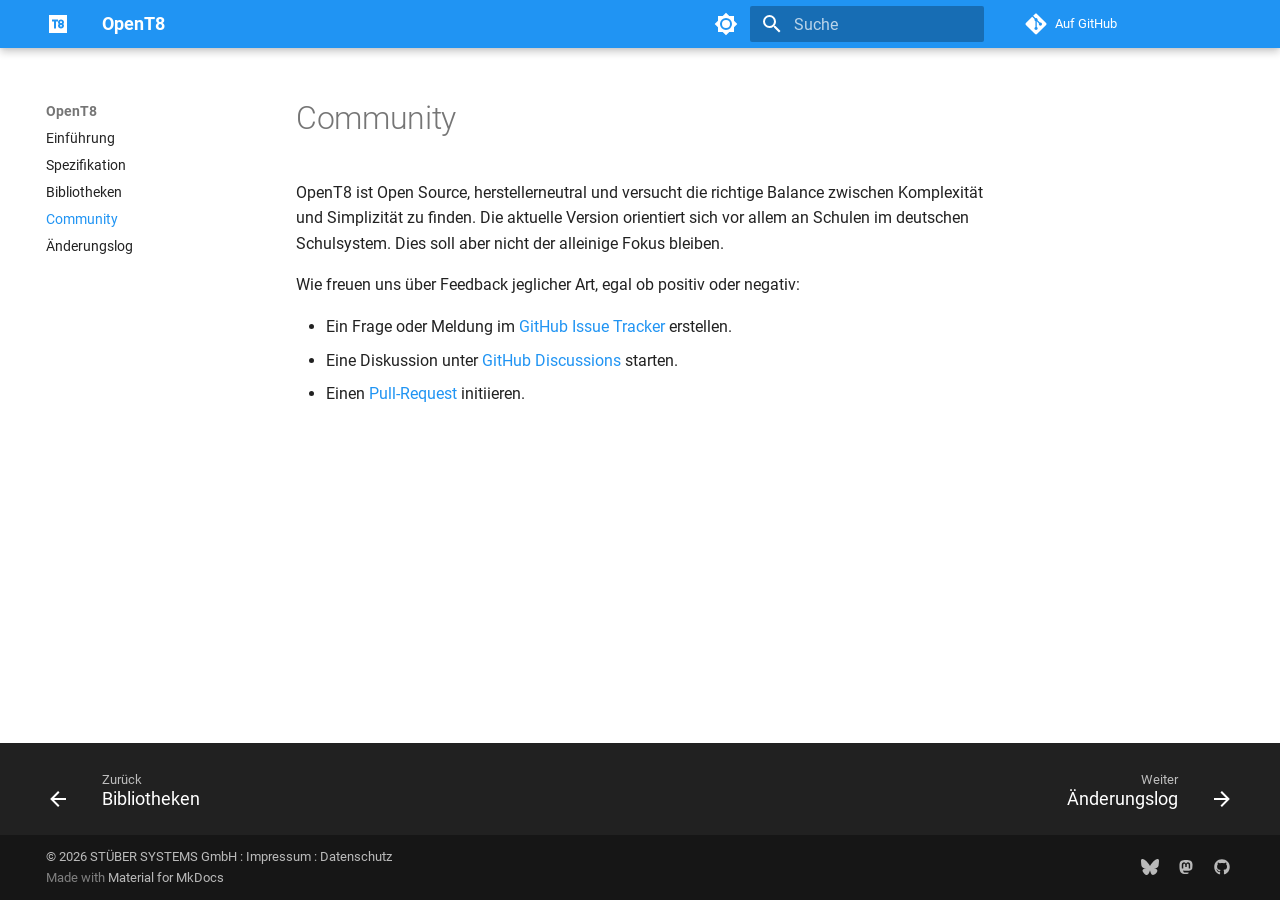
<file: community/index.html>
<!doctype html><html lang=de class=no-js> <head><meta charset=utf-8><meta name=viewport content="width=device-width,initial-scale=1"><meta name=description content="Dokumentation zu OpenT8"><meta name=author content="STÜBER SYSTEMS GmbH"><link href=https://openpotato.github.io/opent8/community/ rel=canonical><link href=../libraries/ rel=prev><link href=../change-log/ rel=next><link rel=icon href=../assets/logos/favicon.ico><meta name=generator content="mkdocs-1.6.1, mkdocs-material-9.7.7"><title>Community - OpenT8</title><link rel=stylesheet href=../assets/stylesheets/main.ec1eaa64.min.css><link rel=stylesheet href=../assets/stylesheets/palette.ab4e12ef.min.css><link rel=stylesheet href=../assets/css/custom.css><script>__md_scope=new URL("..",location),__md_hash=e=>[...e].reduce(((e,_)=>(e<<5)-e+_.charCodeAt(0)),0),__md_get=(e,_=localStorage,t=__md_scope)=>JSON.parse(_.getItem(t.pathname+"."+e)),__md_set=(e,_,t=localStorage,a=__md_scope)=>{try{t.setItem(a.pathname+"."+e,JSON.stringify(_))}catch(e){}}</script></head> <body dir=ltr data-md-color-scheme=default data-md-color-primary=blue data-md-color-accent=blue> <input class=md-toggle data-md-toggle=drawer type=checkbox id=__drawer autocomplete=off> <input class=md-toggle data-md-toggle=search type=checkbox id=__search autocomplete=off> <label class=md-overlay for=__drawer></label> <div data-md-component=skip> <a href=#community class=md-skip> Zum Inhalt </a> </div> <div data-md-component=announce> </div> <header class="md-header md-header--shadow" data-md-component=header> <nav class="md-header__inner md-grid" aria-label=Kopfzeile> <a href=.. title=OpenT8 class="md-header__button md-logo" aria-label=OpenT8 data-md-component=logo> <img src=../assets/logos/logo.svg alt=logo> </a> <label class="md-header__button md-icon" for=__drawer> <svg xmlns=http://www.w3.org/2000/svg viewbox="0 0 24 24"><path d="M3 6h18v2H3zm0 5h18v2H3zm0 5h18v2H3z"/></svg> </label> <div class=md-header__title data-md-component=header-title> <div class=md-header__ellipsis> <div class=md-header__topic> <span class=md-ellipsis> OpenT8 </span> </div> <div class=md-header__topic data-md-component=header-topic> <span class=md-ellipsis> Community </span> </div> </div> </div> <form class=md-header__option data-md-component=palette> <input class=md-option data-md-color-media data-md-color-scheme=default data-md-color-primary=blue data-md-color-accent=blue aria-label="In den Dunkelmodus wechseln" type=radio name=__palette id=__palette_0> <label class="md-header__button md-icon" title="In den Dunkelmodus wechseln" for=__palette_1 hidden> <svg xmlns=http://www.w3.org/2000/svg viewbox="0 0 24 24"><path d="M12 8a4 4 0 0 0-4 4 4 4 0 0 0 4 4 4 4 0 0 0 4-4 4 4 0 0 0-4-4m0 10a6 6 0 0 1-6-6 6 6 0 0 1 6-6 6 6 0 0 1 6 6 6 6 0 0 1-6 6m8-9.31V4h-4.69L12 .69 8.69 4H4v4.69L.69 12 4 15.31V20h4.69L12 23.31 15.31 20H20v-4.69L23.31 12z"/></svg> </label> <input class=md-option data-md-color-media data-md-color-scheme=slate data-md-color-primary=blue data-md-color-accent=blue aria-label="In den Hellmodus wechseln" type=radio name=__palette id=__palette_1> <label class="md-header__button md-icon" title="In den Hellmodus wechseln" for=__palette_0 hidden> <svg xmlns=http://www.w3.org/2000/svg viewbox="0 0 24 24"><path d="M12 18c-.89 0-1.74-.2-2.5-.55C11.56 16.5 13 14.42 13 12s-1.44-4.5-3.5-5.45C10.26 6.2 11.11 6 12 6a6 6 0 0 1 6 6 6 6 0 0 1-6 6m8-9.31V4h-4.69L12 .69 8.69 4H4v4.69L.69 12 4 15.31V20h4.69L12 23.31 15.31 20H20v-4.69L23.31 12z"/></svg> </label> </form> <script>var palette=__md_get("__palette");if(palette&&palette.color){if("(prefers-color-scheme)"===palette.color.media){var media=matchMedia("(prefers-color-scheme: light)"),input=document.querySelector(media.matches?"[data-md-color-media='(prefers-color-scheme: light)']":"[data-md-color-media='(prefers-color-scheme: dark)']");palette.color.media=input.getAttribute("data-md-color-media"),palette.color.scheme=input.getAttribute("data-md-color-scheme"),palette.color.primary=input.getAttribute("data-md-color-primary"),palette.color.accent=input.getAttribute("data-md-color-accent")}for(var[key,value]of Object.entries(palette.color))document.body.setAttribute("data-md-color-"+key,value)}</script> <label class="md-header__button md-icon" for=__search> <svg xmlns=http://www.w3.org/2000/svg viewbox="0 0 24 24"><path d="M9.5 3A6.5 6.5 0 0 1 16 9.5c0 1.61-.59 3.09-1.56 4.23l.27.27h.79l5 5-1.5 1.5-5-5v-.79l-.27-.27A6.52 6.52 0 0 1 9.5 16 6.5 6.5 0 0 1 3 9.5 6.5 6.5 0 0 1 9.5 3m0 2C7 5 5 7 5 9.5S7 14 9.5 14 14 12 14 9.5 12 5 9.5 5"/></svg> </label> <div class=md-search data-md-component=search role=dialog> <label class=md-search__overlay for=__search></label> <div class=md-search__inner role=search> <form class=md-search__form name=search> <input type=text class=md-search__input name=query aria-label=Suche placeholder=Suche autocapitalize=off autocorrect=off autocomplete=off spellcheck=false data-md-component=search-query required> <label class="md-search__icon md-icon" for=__search> <svg xmlns=http://www.w3.org/2000/svg viewbox="0 0 24 24"><path d="M9.5 3A6.5 6.5 0 0 1 16 9.5c0 1.61-.59 3.09-1.56 4.23l.27.27h.79l5 5-1.5 1.5-5-5v-.79l-.27-.27A6.52 6.52 0 0 1 9.5 16 6.5 6.5 0 0 1 3 9.5 6.5 6.5 0 0 1 9.5 3m0 2C7 5 5 7 5 9.5S7 14 9.5 14 14 12 14 9.5 12 5 9.5 5"/></svg> <svg xmlns=http://www.w3.org/2000/svg viewbox="0 0 24 24"><path d="M20 11v2H8l5.5 5.5-1.42 1.42L4.16 12l7.92-7.92L13.5 5.5 8 11z"/></svg> </label> <nav class=md-search__options aria-label=Suche> <a href=javascript:void(0) class="md-search__icon md-icon" title=Teilen aria-label=Teilen data-clipboard data-clipboard-text data-md-component=search-share tabindex=-1> <svg xmlns=http://www.w3.org/2000/svg viewbox="0 0 24 24"><path d="M18 16.08c-.76 0-1.44.3-1.96.77L8.91 12.7c.05-.23.09-.46.09-.7s-.04-.47-.09-.7l7.05-4.11c.54.5 1.25.81 2.04.81a3 3 0 0 0 3-3 3 3 0 0 0-3-3 3 3 0 0 0-3 3c0 .24.04.47.09.7L8.04 9.81C7.5 9.31 6.79 9 6 9a3 3 0 0 0-3 3 3 3 0 0 0 3 3c.79 0 1.5-.31 2.04-.81l7.12 4.15c-.05.21-.08.43-.08.66 0 1.61 1.31 2.91 2.92 2.91s2.92-1.3 2.92-2.91A2.92 2.92 0 0 0 18 16.08"/></svg> </a> <button type=reset class="md-search__icon md-icon" title=Zurücksetzen aria-label=Zurücksetzen tabindex=-1> <svg xmlns=http://www.w3.org/2000/svg viewbox="0 0 24 24"><path d="M19 6.41 17.59 5 12 10.59 6.41 5 5 6.41 10.59 12 5 17.59 6.41 19 12 13.41 17.59 19 19 17.59 13.41 12z"/></svg> </button> </nav> <div class=md-search__suggest data-md-component=search-suggest></div> </form> <div class=md-search__output> <div class=md-search__scrollwrap tabindex=0 data-md-scrollfix> <div class=md-search-result data-md-component=search-result> <div class=md-search-result__meta> Suche wird initialisiert </div> <ol class=md-search-result__list role=presentation></ol> </div> </div> </div> </div> </div> <div class=md-header__source> <a href=https://github.com/openpotato/opent8 title="Zum Repository" class=md-source data-md-component=source> <div class="md-source__icon md-icon"> <svg xmlns=http://www.w3.org/2000/svg viewbox="0 0 448 512"><!-- Font Awesome Free 7.1.0 by @fontawesome - https://fontawesome.com License - https://fontawesome.com/license/free (Icons: CC BY 4.0, Fonts: SIL OFL 1.1, Code: MIT License) Copyright 2025 Fonticons, Inc.--><path d="M439.6 236.1 244 40.5c-5.4-5.5-12.8-8.5-20.4-8.5s-15 3-20.4 8.4L162.5 81l51.5 51.5c27.1-9.1 52.7 16.8 43.4 43.7l49.7 49.7c34.2-11.8 61.2 31 35.5 56.7-26.5 26.5-70.2-2.9-56-37.3L240.3 199v121.9c25.3 12.5 22.3 41.8 9.1 55-6.4 6.4-15.2 10.1-24.3 10.1s-17.8-3.6-24.3-10.1c-17.6-17.6-11.1-46.9 11.2-56v-123c-20.8-8.5-24.6-30.7-18.6-45L142.6 101 8.5 235.1C3 240.6 0 247.9 0 255.5s3 15 8.5 20.4l195.6 195.7c5.4 5.4 12.7 8.4 20.4 8.4s15-3 20.4-8.4l194.7-194.7c5.4-5.4 8.4-12.8 8.4-20.4s-3-15-8.4-20.4"/></svg> </div> <div class=md-source__repository> Auf GitHub </div> </a> </div> </nav> </header> <div class=md-container data-md-component=container> <main class=md-main data-md-component=main> <div class="md-main__inner md-grid"> <div class="md-sidebar md-sidebar--primary" data-md-component=sidebar data-md-type=navigation> <div class=md-sidebar__scrollwrap> <div class=md-sidebar__inner> <nav class="md-nav md-nav--primary" aria-label=Navigation data-md-level=0> <label class=md-nav__title for=__drawer> <a href=.. title=OpenT8 class="md-nav__button md-logo" aria-label=OpenT8 data-md-component=logo> <img src=../assets/logos/logo.svg alt=logo> </a> OpenT8 </label> <div class=md-nav__source> <a href=https://github.com/openpotato/opent8 title="Zum Repository" class=md-source data-md-component=source> <div class="md-source__icon md-icon"> <svg xmlns=http://www.w3.org/2000/svg viewbox="0 0 448 512"><!-- Font Awesome Free 7.1.0 by @fontawesome - https://fontawesome.com License - https://fontawesome.com/license/free (Icons: CC BY 4.0, Fonts: SIL OFL 1.1, Code: MIT License) Copyright 2025 Fonticons, Inc.--><path d="M439.6 236.1 244 40.5c-5.4-5.5-12.8-8.5-20.4-8.5s-15 3-20.4 8.4L162.5 81l51.5 51.5c27.1-9.1 52.7 16.8 43.4 43.7l49.7 49.7c34.2-11.8 61.2 31 35.5 56.7-26.5 26.5-70.2-2.9-56-37.3L240.3 199v121.9c25.3 12.5 22.3 41.8 9.1 55-6.4 6.4-15.2 10.1-24.3 10.1s-17.8-3.6-24.3-10.1c-17.6-17.6-11.1-46.9 11.2-56v-123c-20.8-8.5-24.6-30.7-18.6-45L142.6 101 8.5 235.1C3 240.6 0 247.9 0 255.5s3 15 8.5 20.4l195.6 195.7c5.4 5.4 12.7 8.4 20.4 8.4s15-3 20.4-8.4l194.7-194.7c5.4-5.4 8.4-12.8 8.4-20.4s-3-15-8.4-20.4"/></svg> </div> <div class=md-source__repository> Auf GitHub </div> </a> </div> <ul class=md-nav__list data-md-scrollfix> <li class=md-nav__item> <a href=.. class=md-nav__link> <span class=md-ellipsis> Einführung </span> </a> </li> <li class=md-nav__item> <a href=../specification/ class=md-nav__link> <span class=md-ellipsis> Spezifikation </span> </a> </li> <li class=md-nav__item> <a href=../libraries/ class=md-nav__link> <span class=md-ellipsis> Bibliotheken </span> </a> </li> <li class="md-nav__item md-nav__item--active"> <input class="md-nav__toggle md-toggle" type=checkbox id=__toc> <a href=./ class="md-nav__link md-nav__link--active"> <span class=md-ellipsis> Community </span> </a> </li> <li class=md-nav__item> <a href=../change-log/ class=md-nav__link> <span class=md-ellipsis> Änderungslog </span> </a> </li> </ul> </nav> </div> </div> </div> <div class="md-sidebar md-sidebar--secondary" data-md-component=sidebar data-md-type=toc> <div class=md-sidebar__scrollwrap> <div class=md-sidebar__inner> <nav class="md-nav md-nav--secondary" aria-label=Inhaltsverzeichnis> </nav> </div> </div> </div> <div class=md-content data-md-component=content> <article class="md-content__inner md-typeset"> <h1 id=community>Community<a class=headerlink href=#community title="Permanent link">&para;</a></h1> <p>OpenT8 ist Open Source, herstellerneutral und versucht die richtige Balance zwischen Komplexität und Simplizität zu finden. Die aktuelle Version orientiert sich vor allem an Schulen im deutschen Schulsystem. Dies soll aber nicht der alleinige Fokus bleiben.</p> <p>Wie freuen uns über Feedback jeglicher Art, egal ob positiv oder negativ:</p> <ul> <li>Ein Frage oder Meldung im <a href=https://github.com/openpotato/opent8/issues>GitHub Issue Tracker</a> erstellen.</li> <li>Eine Diskussion unter <a href=https://github.com/openpotato/opent8/discussions>GitHub Discussions</a> starten.</li> <li>Einen <a href=https://github.com/openpotato/opent8/pulls>Pull-Request</a> initiieren.</li> </ul> </article> </div> <script>var target=document.getElementById(location.hash.slice(1));target&&target.name&&(target.checked=target.name.startsWith("__tabbed_"))</script> </div> </main> <footer class=md-footer> <nav class="md-footer__inner md-grid" aria-label=Fußzeile> <a href=../libraries/ class="md-footer__link md-footer__link--prev" aria-label="Zurück: Bibliotheken"> <div class="md-footer__button md-icon"> <svg xmlns=http://www.w3.org/2000/svg viewbox="0 0 24 24"><path d="M20 11v2H8l5.5 5.5-1.42 1.42L4.16 12l7.92-7.92L13.5 5.5 8 11z"/></svg> </div> <div class=md-footer__title> <span class=md-footer__direction> Zurück </span> <div class=md-ellipsis> Bibliotheken </div> </div> </a> <a href=../change-log/ class="md-footer__link md-footer__link--next" aria-label="Weiter: Änderungslog"> <div class=md-footer__title> <span class=md-footer__direction> Weiter </span> <div class=md-ellipsis> Änderungslog </div> </div> <div class="md-footer__button md-icon"> <svg xmlns=http://www.w3.org/2000/svg viewbox="0 0 24 24"><path d="M4 11v2h12l-5.5 5.5 1.42 1.42L19.84 12l-7.92-7.92L10.5 5.5 16 11z"/></svg> </div> </a> </nav> <div class="md-footer-meta md-typeset"> <div class="md-footer-meta__inner md-grid"> <div class=md-copyright> <div class=md-copyright__highlight> &copy; 2026 STÜBER SYSTEMS GmbH : <a href=https://legal.stueber.de/imprint.php>Impressum</a> : <a href=https://legal.stueber.de/privacy.php>Datenschutz</a> </div> Made with <a href=https://squidfunk.github.io/mkdocs-material/ target=_blank rel=noopener> Material for MkDocs </a> </div> <div class=md-social> <a href=https://bsky.app/profile/openpotato.org target=_blank rel=noopener title=bsky.app class=md-social__link> <svg xmlns=http://www.w3.org/2000/svg viewbox="0 0 576 512"><!-- Font Awesome Free 7.1.0 by @fontawesome - https://fontawesome.com License - https://fontawesome.com/license/free (Icons: CC BY 4.0, Fonts: SIL OFL 1.1, Code: MIT License) Copyright 2025 Fonticons, Inc.--><path d="M407.8 294.7c-3.3-.4-6.7-.8-10-1.3 3.4.4 6.7.9 10 1.3M288 227.1c-26.1-50.7-97.1-145.2-163.1-191.8C61.6-9.4 37.5-1.7 21.6 5.5 3.3 13.8 0 41.9 0 58.4S9.1 194 15 213.9c19.5 65.7 89.1 87.9 153.2 80.7 3.3-.5 6.6-.9 10-1.4-3.3.5-6.6 1-10 1.4-93.9 14-177.3 48.2-67.9 169.9C220.6 589.1 265.1 437.8 288 361.1c22.9 76.7 49.2 222.5 185.6 103.4 102.4-103.4 28.1-156-65.8-169.9-3.3-.4-6.7-.8-10-1.3 3.4.4 6.7.9 10 1.3 64.1 7.1 133.6-15.1 153.2-80.7C566.9 194 576 75 576 58.4s-3.3-44.7-21.6-52.9c-15.8-7.1-40-14.9-103.2 29.8C385.1 81.9 314.1 176.4 288 227.1"/></svg> </a> <a href=https://fosstodon.org/@openpotato target=_blank rel="noopener me" title=fosstodon.org class=md-social__link> <svg xmlns=http://www.w3.org/2000/svg viewbox="0 0 448 512"><!-- Font Awesome Free 7.1.0 by @fontawesome - https://fontawesome.com License - https://fontawesome.com/license/free (Icons: CC BY 4.0, Fonts: SIL OFL 1.1, Code: MIT License) Copyright 2025 Fonticons, Inc.--><path d="M433 179.1c0-97.2-63.7-125.7-63.7-125.7-62.5-28.7-228.6-28.4-290.5 0 0 0-63.7 28.5-63.7 125.7 0 115.7-6.6 259.4 105.6 289.1 40.5 10.7 75.3 13 103.3 11.4 50.8-2.8 79.3-18.1 79.3-18.1l-1.7-36.9s-36.3 11.4-77.1 10.1c-40.4-1.4-83-4.4-89.6-54-.6-4.6-.9-9.3-.9-13.9 85.6 20.9 158.7 9.1 178.7 6.7 56.1-6.7 105-41.3 111.2-72.9 9.8-49.8 9-121.5 9-121.5zm-75.1 125.2h-46.6V190.1c0-49.7-64-51.6-64 6.9v62.5H201V197c0-58.5-64-56.6-64-6.9v114.2H90.3c0-122.1-5.2-147.9 18.4-175 25.9-28.9 79.8-30.8 103.8 6.1l11.6 19.5 11.6-19.5c24.1-37.1 78.1-34.8 103.8-6.1 23.7 27.3 18.4 53 18.4 175"/></svg> </a> <a href=https://github.com/openpotato target=_blank rel=noopener title=github.com class=md-social__link> <svg xmlns=http://www.w3.org/2000/svg viewbox="0 0 512 512"><!-- Font Awesome Free 7.1.0 by @fontawesome - https://fontawesome.com License - https://fontawesome.com/license/free (Icons: CC BY 4.0, Fonts: SIL OFL 1.1, Code: MIT License) Copyright 2025 Fonticons, Inc.--><path d="M173.9 397.4c0 2-2.3 3.6-5.2 3.6-3.3.3-5.6-1.3-5.6-3.6 0-2 2.3-3.6 5.2-3.6 3-.3 5.6 1.3 5.6 3.6m-31.1-4.5c-.7 2 1.3 4.3 4.3 4.9 2.6 1 5.6 0 6.2-2s-1.3-4.3-4.3-5.2c-2.6-.7-5.5.3-6.2 2.3m44.2-1.7c-2.9.7-4.9 2.6-4.6 4.9.3 2 2.9 3.3 5.9 2.6 2.9-.7 4.9-2.6 4.6-4.6-.3-1.9-3-3.2-5.9-2.9M252.8 8C114.1 8 8 113.3 8 252c0 110.9 69.8 205.8 169.5 239.2 12.8 2.3 17.3-5.6 17.3-12.1 0-6.2-.3-40.4-.3-61.4 0 0-70 15-84.7-29.8 0 0-11.4-29.1-27.8-36.6 0 0-22.9-15.7 1.6-15.4 0 0 24.9 2 38.6 25.8 21.9 38.6 58.6 27.5 72.9 20.9 2.3-16 8.8-27.1 16-33.7-55.9-6.2-112.3-14.3-112.3-110.5 0-27.5 7.6-41.3 23.6-58.9-2.6-6.5-11.1-33.3 2.6-67.9 20.9-6.5 69 27 69 27 20-5.6 41.5-8.5 62.8-8.5s42.8 2.9 62.8 8.5c0 0 48.1-33.6 69-27 13.7 34.7 5.2 61.4 2.6 67.9 16 17.7 25.8 31.5 25.8 58.9 0 96.5-58.9 104.2-114.8 110.5 9.2 7.9 17 22.9 17 46.4 0 33.7-.3 75.4-.3 83.6 0 6.5 4.6 14.4 17.3 12.1C436.2 457.8 504 362.9 504 252 504 113.3 391.5 8 252.8 8M105.2 352.9c-1.3 1-1 3.3.7 5.2 1.6 1.6 3.9 2.3 5.2 1 1.3-1 1-3.3-.7-5.2-1.6-1.6-3.9-2.3-5.2-1m-10.8-8.1c-.7 1.3.3 2.9 2.3 3.9 1.6 1 3.6.7 4.3-.7.7-1.3-.3-2.9-2.3-3.9-2-.6-3.6-.3-4.3.7m32.4 35.6c-1.6 1.3-1 4.3 1.3 6.2 2.3 2.3 5.2 2.6 6.5 1 1.3-1.3.7-4.3-1.3-6.2-2.2-2.3-5.2-2.6-6.5-1m-11.4-14.7c-1.6 1-1.6 3.6 0 5.9s4.3 3.3 5.6 2.3c1.6-1.3 1.6-3.9 0-6.2-1.4-2.3-4-3.3-5.6-2"/></svg> </a> </div> </div> </div> </footer> </div> <div class=md-dialog data-md-component=dialog> <div class="md-dialog__inner md-typeset"></div> </div> <script id=__config type=application/json>{"annotate": null, "base": "..", "features": ["navigation.footer", "navigation.instant", "search.highlight", "search.share", "search.suggest", "toc.follow"], "search": "../assets/javascripts/workers/search.2c215733.min.js", "tags": null, "translations": {"clipboard.copied": "In Zwischenablage kopiert", "clipboard.copy": "In Zwischenablage kopieren", "search.result.more.one": "1 weiteres Suchergebnis auf dieser Seite", "search.result.more.other": "# weitere Suchergebnisse auf dieser Seite", "search.result.none": "Keine Suchergebnisse", "search.result.one": "1 Suchergebnis", "search.result.other": "# Suchergebnisse", "search.result.placeholder": "Suchbegriff eingeben", "search.result.term.missing": "Es fehlt", "select.version": "Version ausw\u00e4hlen"}, "version": null}</script> <script src=../assets/javascripts/bundle.d7400e89.min.js></script> </body> </html>
</file>
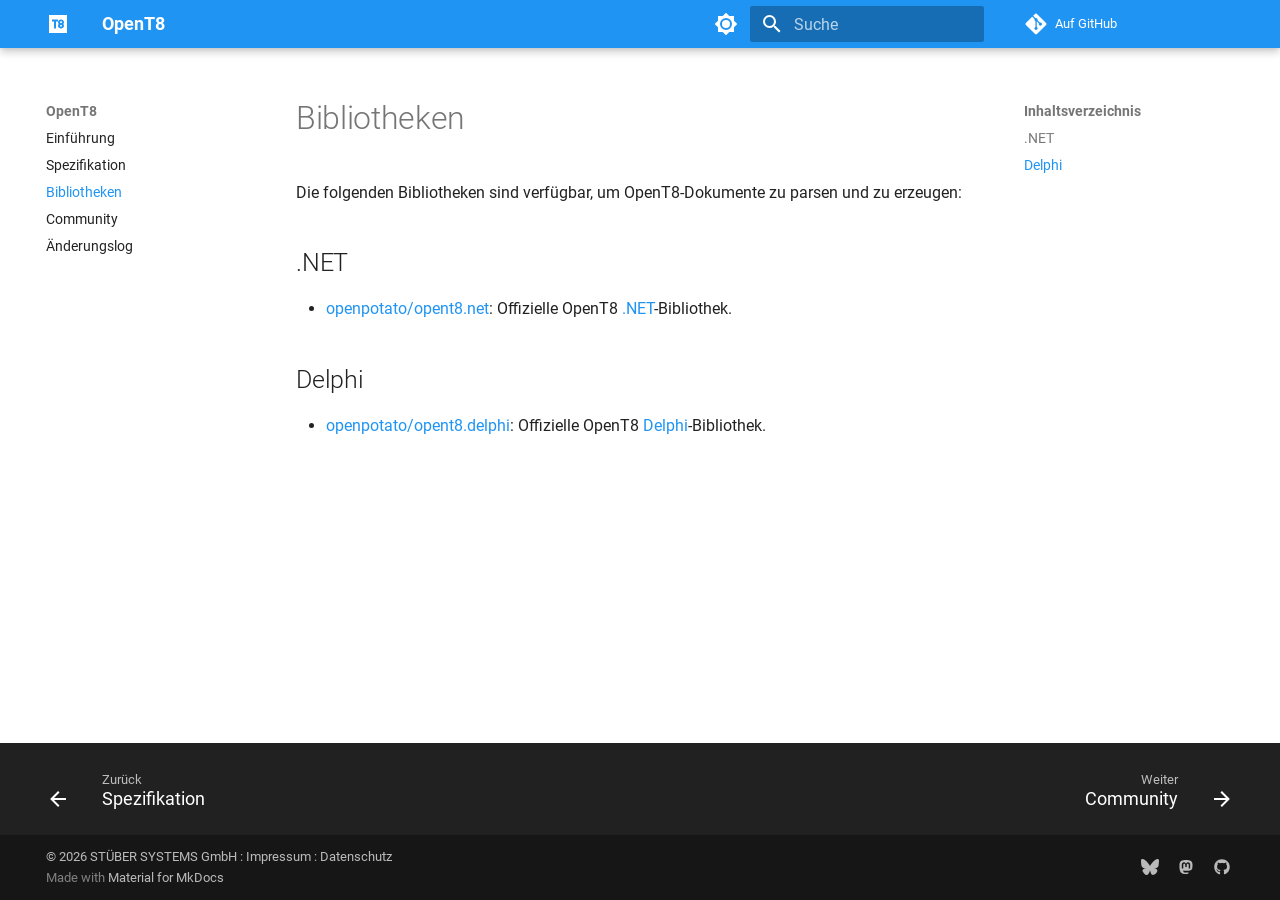
<file: libraries/index.html>
<!doctype html><html lang=de class=no-js> <head><meta charset=utf-8><meta name=viewport content="width=device-width,initial-scale=1"><meta name=description content="Dokumentation zu OpenT8"><meta name=author content="STÜBER SYSTEMS GmbH"><link href=https://openpotato.github.io/opent8/libraries/ rel=canonical><link href=../specification/ rel=prev><link href=../community/ rel=next><link rel=icon href=../assets/logos/favicon.ico><meta name=generator content="mkdocs-1.6.1, mkdocs-material-9.7.7"><title>Bibliotheken - OpenT8</title><link rel=stylesheet href=../assets/stylesheets/main.ec1eaa64.min.css><link rel=stylesheet href=../assets/stylesheets/palette.ab4e12ef.min.css><link rel=stylesheet href=../assets/css/custom.css><script>__md_scope=new URL("..",location),__md_hash=e=>[...e].reduce(((e,_)=>(e<<5)-e+_.charCodeAt(0)),0),__md_get=(e,_=localStorage,t=__md_scope)=>JSON.parse(_.getItem(t.pathname+"."+e)),__md_set=(e,_,t=localStorage,a=__md_scope)=>{try{t.setItem(a.pathname+"."+e,JSON.stringify(_))}catch(e){}}</script></head> <body dir=ltr data-md-color-scheme=default data-md-color-primary=blue data-md-color-accent=blue> <input class=md-toggle data-md-toggle=drawer type=checkbox id=__drawer autocomplete=off> <input class=md-toggle data-md-toggle=search type=checkbox id=__search autocomplete=off> <label class=md-overlay for=__drawer></label> <div data-md-component=skip> <a href=#net class=md-skip> Zum Inhalt </a> </div> <div data-md-component=announce> </div> <header class="md-header md-header--shadow" data-md-component=header> <nav class="md-header__inner md-grid" aria-label=Kopfzeile> <a href=.. title=OpenT8 class="md-header__button md-logo" aria-label=OpenT8 data-md-component=logo> <img src=../assets/logos/logo.svg alt=logo> </a> <label class="md-header__button md-icon" for=__drawer> <svg xmlns=http://www.w3.org/2000/svg viewbox="0 0 24 24"><path d="M3 6h18v2H3zm0 5h18v2H3zm0 5h18v2H3z"/></svg> </label> <div class=md-header__title data-md-component=header-title> <div class=md-header__ellipsis> <div class=md-header__topic> <span class=md-ellipsis> OpenT8 </span> </div> <div class=md-header__topic data-md-component=header-topic> <span class=md-ellipsis> Bibliotheken </span> </div> </div> </div> <form class=md-header__option data-md-component=palette> <input class=md-option data-md-color-media data-md-color-scheme=default data-md-color-primary=blue data-md-color-accent=blue aria-label="In den Dunkelmodus wechseln" type=radio name=__palette id=__palette_0> <label class="md-header__button md-icon" title="In den Dunkelmodus wechseln" for=__palette_1 hidden> <svg xmlns=http://www.w3.org/2000/svg viewbox="0 0 24 24"><path d="M12 8a4 4 0 0 0-4 4 4 4 0 0 0 4 4 4 4 0 0 0 4-4 4 4 0 0 0-4-4m0 10a6 6 0 0 1-6-6 6 6 0 0 1 6-6 6 6 0 0 1 6 6 6 6 0 0 1-6 6m8-9.31V4h-4.69L12 .69 8.69 4H4v4.69L.69 12 4 15.31V20h4.69L12 23.31 15.31 20H20v-4.69L23.31 12z"/></svg> </label> <input class=md-option data-md-color-media data-md-color-scheme=slate data-md-color-primary=blue data-md-color-accent=blue aria-label="In den Hellmodus wechseln" type=radio name=__palette id=__palette_1> <label class="md-header__button md-icon" title="In den Hellmodus wechseln" for=__palette_0 hidden> <svg xmlns=http://www.w3.org/2000/svg viewbox="0 0 24 24"><path d="M12 18c-.89 0-1.74-.2-2.5-.55C11.56 16.5 13 14.42 13 12s-1.44-4.5-3.5-5.45C10.26 6.2 11.11 6 12 6a6 6 0 0 1 6 6 6 6 0 0 1-6 6m8-9.31V4h-4.69L12 .69 8.69 4H4v4.69L.69 12 4 15.31V20h4.69L12 23.31 15.31 20H20v-4.69L23.31 12z"/></svg> </label> </form> <script>var palette=__md_get("__palette");if(palette&&palette.color){if("(prefers-color-scheme)"===palette.color.media){var media=matchMedia("(prefers-color-scheme: light)"),input=document.querySelector(media.matches?"[data-md-color-media='(prefers-color-scheme: light)']":"[data-md-color-media='(prefers-color-scheme: dark)']");palette.color.media=input.getAttribute("data-md-color-media"),palette.color.scheme=input.getAttribute("data-md-color-scheme"),palette.color.primary=input.getAttribute("data-md-color-primary"),palette.color.accent=input.getAttribute("data-md-color-accent")}for(var[key,value]of Object.entries(palette.color))document.body.setAttribute("data-md-color-"+key,value)}</script> <label class="md-header__button md-icon" for=__search> <svg xmlns=http://www.w3.org/2000/svg viewbox="0 0 24 24"><path d="M9.5 3A6.5 6.5 0 0 1 16 9.5c0 1.61-.59 3.09-1.56 4.23l.27.27h.79l5 5-1.5 1.5-5-5v-.79l-.27-.27A6.52 6.52 0 0 1 9.5 16 6.5 6.5 0 0 1 3 9.5 6.5 6.5 0 0 1 9.5 3m0 2C7 5 5 7 5 9.5S7 14 9.5 14 14 12 14 9.5 12 5 9.5 5"/></svg> </label> <div class=md-search data-md-component=search role=dialog> <label class=md-search__overlay for=__search></label> <div class=md-search__inner role=search> <form class=md-search__form name=search> <input type=text class=md-search__input name=query aria-label=Suche placeholder=Suche autocapitalize=off autocorrect=off autocomplete=off spellcheck=false data-md-component=search-query required> <label class="md-search__icon md-icon" for=__search> <svg xmlns=http://www.w3.org/2000/svg viewbox="0 0 24 24"><path d="M9.5 3A6.5 6.5 0 0 1 16 9.5c0 1.61-.59 3.09-1.56 4.23l.27.27h.79l5 5-1.5 1.5-5-5v-.79l-.27-.27A6.52 6.52 0 0 1 9.5 16 6.5 6.5 0 0 1 3 9.5 6.5 6.5 0 0 1 9.5 3m0 2C7 5 5 7 5 9.5S7 14 9.5 14 14 12 14 9.5 12 5 9.5 5"/></svg> <svg xmlns=http://www.w3.org/2000/svg viewbox="0 0 24 24"><path d="M20 11v2H8l5.5 5.5-1.42 1.42L4.16 12l7.92-7.92L13.5 5.5 8 11z"/></svg> </label> <nav class=md-search__options aria-label=Suche> <a href=javascript:void(0) class="md-search__icon md-icon" title=Teilen aria-label=Teilen data-clipboard data-clipboard-text data-md-component=search-share tabindex=-1> <svg xmlns=http://www.w3.org/2000/svg viewbox="0 0 24 24"><path d="M18 16.08c-.76 0-1.44.3-1.96.77L8.91 12.7c.05-.23.09-.46.09-.7s-.04-.47-.09-.7l7.05-4.11c.54.5 1.25.81 2.04.81a3 3 0 0 0 3-3 3 3 0 0 0-3-3 3 3 0 0 0-3 3c0 .24.04.47.09.7L8.04 9.81C7.5 9.31 6.79 9 6 9a3 3 0 0 0-3 3 3 3 0 0 0 3 3c.79 0 1.5-.31 2.04-.81l7.12 4.15c-.05.21-.08.43-.08.66 0 1.61 1.31 2.91 2.92 2.91s2.92-1.3 2.92-2.91A2.92 2.92 0 0 0 18 16.08"/></svg> </a> <button type=reset class="md-search__icon md-icon" title=Zurücksetzen aria-label=Zurücksetzen tabindex=-1> <svg xmlns=http://www.w3.org/2000/svg viewbox="0 0 24 24"><path d="M19 6.41 17.59 5 12 10.59 6.41 5 5 6.41 10.59 12 5 17.59 6.41 19 12 13.41 17.59 19 19 17.59 13.41 12z"/></svg> </button> </nav> <div class=md-search__suggest data-md-component=search-suggest></div> </form> <div class=md-search__output> <div class=md-search__scrollwrap tabindex=0 data-md-scrollfix> <div class=md-search-result data-md-component=search-result> <div class=md-search-result__meta> Suche wird initialisiert </div> <ol class=md-search-result__list role=presentation></ol> </div> </div> </div> </div> </div> <div class=md-header__source> <a href=https://github.com/openpotato/opent8 title="Zum Repository" class=md-source data-md-component=source> <div class="md-source__icon md-icon"> <svg xmlns=http://www.w3.org/2000/svg viewbox="0 0 448 512"><!-- Font Awesome Free 7.1.0 by @fontawesome - https://fontawesome.com License - https://fontawesome.com/license/free (Icons: CC BY 4.0, Fonts: SIL OFL 1.1, Code: MIT License) Copyright 2025 Fonticons, Inc.--><path d="M439.6 236.1 244 40.5c-5.4-5.5-12.8-8.5-20.4-8.5s-15 3-20.4 8.4L162.5 81l51.5 51.5c27.1-9.1 52.7 16.8 43.4 43.7l49.7 49.7c34.2-11.8 61.2 31 35.5 56.7-26.5 26.5-70.2-2.9-56-37.3L240.3 199v121.9c25.3 12.5 22.3 41.8 9.1 55-6.4 6.4-15.2 10.1-24.3 10.1s-17.8-3.6-24.3-10.1c-17.6-17.6-11.1-46.9 11.2-56v-123c-20.8-8.5-24.6-30.7-18.6-45L142.6 101 8.5 235.1C3 240.6 0 247.9 0 255.5s3 15 8.5 20.4l195.6 195.7c5.4 5.4 12.7 8.4 20.4 8.4s15-3 20.4-8.4l194.7-194.7c5.4-5.4 8.4-12.8 8.4-20.4s-3-15-8.4-20.4"/></svg> </div> <div class=md-source__repository> Auf GitHub </div> </a> </div> </nav> </header> <div class=md-container data-md-component=container> <main class=md-main data-md-component=main> <div class="md-main__inner md-grid"> <div class="md-sidebar md-sidebar--primary" data-md-component=sidebar data-md-type=navigation> <div class=md-sidebar__scrollwrap> <div class=md-sidebar__inner> <nav class="md-nav md-nav--primary" aria-label=Navigation data-md-level=0> <label class=md-nav__title for=__drawer> <a href=.. title=OpenT8 class="md-nav__button md-logo" aria-label=OpenT8 data-md-component=logo> <img src=../assets/logos/logo.svg alt=logo> </a> OpenT8 </label> <div class=md-nav__source> <a href=https://github.com/openpotato/opent8 title="Zum Repository" class=md-source data-md-component=source> <div class="md-source__icon md-icon"> <svg xmlns=http://www.w3.org/2000/svg viewbox="0 0 448 512"><!-- Font Awesome Free 7.1.0 by @fontawesome - https://fontawesome.com License - https://fontawesome.com/license/free (Icons: CC BY 4.0, Fonts: SIL OFL 1.1, Code: MIT License) Copyright 2025 Fonticons, Inc.--><path d="M439.6 236.1 244 40.5c-5.4-5.5-12.8-8.5-20.4-8.5s-15 3-20.4 8.4L162.5 81l51.5 51.5c27.1-9.1 52.7 16.8 43.4 43.7l49.7 49.7c34.2-11.8 61.2 31 35.5 56.7-26.5 26.5-70.2-2.9-56-37.3L240.3 199v121.9c25.3 12.5 22.3 41.8 9.1 55-6.4 6.4-15.2 10.1-24.3 10.1s-17.8-3.6-24.3-10.1c-17.6-17.6-11.1-46.9 11.2-56v-123c-20.8-8.5-24.6-30.7-18.6-45L142.6 101 8.5 235.1C3 240.6 0 247.9 0 255.5s3 15 8.5 20.4l195.6 195.7c5.4 5.4 12.7 8.4 20.4 8.4s15-3 20.4-8.4l194.7-194.7c5.4-5.4 8.4-12.8 8.4-20.4s-3-15-8.4-20.4"/></svg> </div> <div class=md-source__repository> Auf GitHub </div> </a> </div> <ul class=md-nav__list data-md-scrollfix> <li class=md-nav__item> <a href=.. class=md-nav__link> <span class=md-ellipsis> Einführung </span> </a> </li> <li class=md-nav__item> <a href=../specification/ class=md-nav__link> <span class=md-ellipsis> Spezifikation </span> </a> </li> <li class="md-nav__item md-nav__item--active"> <input class="md-nav__toggle md-toggle" type=checkbox id=__toc> <label class="md-nav__link md-nav__link--active" for=__toc> <span class=md-ellipsis> Bibliotheken </span> <span class="md-nav__icon md-icon"></span> </label> <a href=./ class="md-nav__link md-nav__link--active"> <span class=md-ellipsis> Bibliotheken </span> </a> <nav class="md-nav md-nav--secondary" aria-label=Inhaltsverzeichnis> <label class=md-nav__title for=__toc> <span class="md-nav__icon md-icon"></span> Inhaltsverzeichnis </label> <ul class=md-nav__list data-md-component=toc data-md-scrollfix> <li class=md-nav__item> <a href=#net class=md-nav__link> <span class=md-ellipsis> <span class=md-typeset> .NET </span> </span> </a> </li> <li class=md-nav__item> <a href=#delphi class=md-nav__link> <span class=md-ellipsis> <span class=md-typeset> Delphi </span> </span> </a> </li> </ul> </nav> </li> <li class=md-nav__item> <a href=../community/ class=md-nav__link> <span class=md-ellipsis> Community </span> </a> </li> <li class=md-nav__item> <a href=../change-log/ class=md-nav__link> <span class=md-ellipsis> Änderungslog </span> </a> </li> </ul> </nav> </div> </div> </div> <div class="md-sidebar md-sidebar--secondary" data-md-component=sidebar data-md-type=toc> <div class=md-sidebar__scrollwrap> <div class=md-sidebar__inner> <nav class="md-nav md-nav--secondary" aria-label=Inhaltsverzeichnis> <label class=md-nav__title for=__toc> <span class="md-nav__icon md-icon"></span> Inhaltsverzeichnis </label> <ul class=md-nav__list data-md-component=toc data-md-scrollfix> <li class=md-nav__item> <a href=#net class=md-nav__link> <span class=md-ellipsis> <span class=md-typeset> .NET </span> </span> </a> </li> <li class=md-nav__item> <a href=#delphi class=md-nav__link> <span class=md-ellipsis> <span class=md-typeset> Delphi </span> </span> </a> </li> </ul> </nav> </div> </div> </div> <div class=md-content data-md-component=content> <article class="md-content__inner md-typeset"> <h1>Bibliotheken</h1> <p>Die folgenden Bibliotheken sind verfügbar, um OpenT8-Dokumente zu parsen und zu erzeugen:</p> <h2 id=net>.NET<a class=headerlink href=#net title="Permanent link">&para;</a></h2> <ul> <li><a href=https://github.com/openpotato/opent8.net>openpotato/opent8.net</a>: Offizielle OpenT8 <a href=https://dotnet.microsoft.com/ >.NET</a>-Bibliothek.</li> </ul> <h2 id=delphi>Delphi<a class=headerlink href=#delphi title="Permanent link">&para;</a></h2> <ul> <li><a href=https://github.com/openpotato/opent8.delphi>openpotato/opent8.delphi</a>: Offizielle OpenT8 <a href=https://www.embarcadero.com/products/delphi>Delphi</a>-Bibliothek.</li> </ul> </article> </div> <script>var target=document.getElementById(location.hash.slice(1));target&&target.name&&(target.checked=target.name.startsWith("__tabbed_"))</script> </div> </main> <footer class=md-footer> <nav class="md-footer__inner md-grid" aria-label=Fußzeile> <a href=../specification/ class="md-footer__link md-footer__link--prev" aria-label="Zurück: Spezifikation"> <div class="md-footer__button md-icon"> <svg xmlns=http://www.w3.org/2000/svg viewbox="0 0 24 24"><path d="M20 11v2H8l5.5 5.5-1.42 1.42L4.16 12l7.92-7.92L13.5 5.5 8 11z"/></svg> </div> <div class=md-footer__title> <span class=md-footer__direction> Zurück </span> <div class=md-ellipsis> Spezifikation </div> </div> </a> <a href=../community/ class="md-footer__link md-footer__link--next" aria-label="Weiter: Community"> <div class=md-footer__title> <span class=md-footer__direction> Weiter </span> <div class=md-ellipsis> Community </div> </div> <div class="md-footer__button md-icon"> <svg xmlns=http://www.w3.org/2000/svg viewbox="0 0 24 24"><path d="M4 11v2h12l-5.5 5.5 1.42 1.42L19.84 12l-7.92-7.92L10.5 5.5 16 11z"/></svg> </div> </a> </nav> <div class="md-footer-meta md-typeset"> <div class="md-footer-meta__inner md-grid"> <div class=md-copyright> <div class=md-copyright__highlight> &copy; 2026 STÜBER SYSTEMS GmbH : <a href=https://legal.stueber.de/imprint.php>Impressum</a> : <a href=https://legal.stueber.de/privacy.php>Datenschutz</a> </div> Made with <a href=https://squidfunk.github.io/mkdocs-material/ target=_blank rel=noopener> Material for MkDocs </a> </div> <div class=md-social> <a href=https://bsky.app/profile/openpotato.org target=_blank rel=noopener title=bsky.app class=md-social__link> <svg xmlns=http://www.w3.org/2000/svg viewbox="0 0 576 512"><!-- Font Awesome Free 7.1.0 by @fontawesome - https://fontawesome.com License - https://fontawesome.com/license/free (Icons: CC BY 4.0, Fonts: SIL OFL 1.1, Code: MIT License) Copyright 2025 Fonticons, Inc.--><path d="M407.8 294.7c-3.3-.4-6.7-.8-10-1.3 3.4.4 6.7.9 10 1.3M288 227.1c-26.1-50.7-97.1-145.2-163.1-191.8C61.6-9.4 37.5-1.7 21.6 5.5 3.3 13.8 0 41.9 0 58.4S9.1 194 15 213.9c19.5 65.7 89.1 87.9 153.2 80.7 3.3-.5 6.6-.9 10-1.4-3.3.5-6.6 1-10 1.4-93.9 14-177.3 48.2-67.9 169.9C220.6 589.1 265.1 437.8 288 361.1c22.9 76.7 49.2 222.5 185.6 103.4 102.4-103.4 28.1-156-65.8-169.9-3.3-.4-6.7-.8-10-1.3 3.4.4 6.7.9 10 1.3 64.1 7.1 133.6-15.1 153.2-80.7C566.9 194 576 75 576 58.4s-3.3-44.7-21.6-52.9c-15.8-7.1-40-14.9-103.2 29.8C385.1 81.9 314.1 176.4 288 227.1"/></svg> </a> <a href=https://fosstodon.org/@openpotato target=_blank rel="noopener me" title=fosstodon.org class=md-social__link> <svg xmlns=http://www.w3.org/2000/svg viewbox="0 0 448 512"><!-- Font Awesome Free 7.1.0 by @fontawesome - https://fontawesome.com License - https://fontawesome.com/license/free (Icons: CC BY 4.0, Fonts: SIL OFL 1.1, Code: MIT License) Copyright 2025 Fonticons, Inc.--><path d="M433 179.1c0-97.2-63.7-125.7-63.7-125.7-62.5-28.7-228.6-28.4-290.5 0 0 0-63.7 28.5-63.7 125.7 0 115.7-6.6 259.4 105.6 289.1 40.5 10.7 75.3 13 103.3 11.4 50.8-2.8 79.3-18.1 79.3-18.1l-1.7-36.9s-36.3 11.4-77.1 10.1c-40.4-1.4-83-4.4-89.6-54-.6-4.6-.9-9.3-.9-13.9 85.6 20.9 158.7 9.1 178.7 6.7 56.1-6.7 105-41.3 111.2-72.9 9.8-49.8 9-121.5 9-121.5zm-75.1 125.2h-46.6V190.1c0-49.7-64-51.6-64 6.9v62.5H201V197c0-58.5-64-56.6-64-6.9v114.2H90.3c0-122.1-5.2-147.9 18.4-175 25.9-28.9 79.8-30.8 103.8 6.1l11.6 19.5 11.6-19.5c24.1-37.1 78.1-34.8 103.8-6.1 23.7 27.3 18.4 53 18.4 175"/></svg> </a> <a href=https://github.com/openpotato target=_blank rel=noopener title=github.com class=md-social__link> <svg xmlns=http://www.w3.org/2000/svg viewbox="0 0 512 512"><!-- Font Awesome Free 7.1.0 by @fontawesome - https://fontawesome.com License - https://fontawesome.com/license/free (Icons: CC BY 4.0, Fonts: SIL OFL 1.1, Code: MIT License) Copyright 2025 Fonticons, Inc.--><path d="M173.9 397.4c0 2-2.3 3.6-5.2 3.6-3.3.3-5.6-1.3-5.6-3.6 0-2 2.3-3.6 5.2-3.6 3-.3 5.6 1.3 5.6 3.6m-31.1-4.5c-.7 2 1.3 4.3 4.3 4.9 2.6 1 5.6 0 6.2-2s-1.3-4.3-4.3-5.2c-2.6-.7-5.5.3-6.2 2.3m44.2-1.7c-2.9.7-4.9 2.6-4.6 4.9.3 2 2.9 3.3 5.9 2.6 2.9-.7 4.9-2.6 4.6-4.6-.3-1.9-3-3.2-5.9-2.9M252.8 8C114.1 8 8 113.3 8 252c0 110.9 69.8 205.8 169.5 239.2 12.8 2.3 17.3-5.6 17.3-12.1 0-6.2-.3-40.4-.3-61.4 0 0-70 15-84.7-29.8 0 0-11.4-29.1-27.8-36.6 0 0-22.9-15.7 1.6-15.4 0 0 24.9 2 38.6 25.8 21.9 38.6 58.6 27.5 72.9 20.9 2.3-16 8.8-27.1 16-33.7-55.9-6.2-112.3-14.3-112.3-110.5 0-27.5 7.6-41.3 23.6-58.9-2.6-6.5-11.1-33.3 2.6-67.9 20.9-6.5 69 27 69 27 20-5.6 41.5-8.5 62.8-8.5s42.8 2.9 62.8 8.5c0 0 48.1-33.6 69-27 13.7 34.7 5.2 61.4 2.6 67.9 16 17.7 25.8 31.5 25.8 58.9 0 96.5-58.9 104.2-114.8 110.5 9.2 7.9 17 22.9 17 46.4 0 33.7-.3 75.4-.3 83.6 0 6.5 4.6 14.4 17.3 12.1C436.2 457.8 504 362.9 504 252 504 113.3 391.5 8 252.8 8M105.2 352.9c-1.3 1-1 3.3.7 5.2 1.6 1.6 3.9 2.3 5.2 1 1.3-1 1-3.3-.7-5.2-1.6-1.6-3.9-2.3-5.2-1m-10.8-8.1c-.7 1.3.3 2.9 2.3 3.9 1.6 1 3.6.7 4.3-.7.7-1.3-.3-2.9-2.3-3.9-2-.6-3.6-.3-4.3.7m32.4 35.6c-1.6 1.3-1 4.3 1.3 6.2 2.3 2.3 5.2 2.6 6.5 1 1.3-1.3.7-4.3-1.3-6.2-2.2-2.3-5.2-2.6-6.5-1m-11.4-14.7c-1.6 1-1.6 3.6 0 5.9s4.3 3.3 5.6 2.3c1.6-1.3 1.6-3.9 0-6.2-1.4-2.3-4-3.3-5.6-2"/></svg> </a> </div> </div> </div> </footer> </div> <div class=md-dialog data-md-component=dialog> <div class="md-dialog__inner md-typeset"></div> </div> <script id=__config type=application/json>{"annotate": null, "base": "..", "features": ["navigation.footer", "navigation.instant", "search.highlight", "search.share", "search.suggest", "toc.follow"], "search": "../assets/javascripts/workers/search.2c215733.min.js", "tags": null, "translations": {"clipboard.copied": "In Zwischenablage kopiert", "clipboard.copy": "In Zwischenablage kopieren", "search.result.more.one": "1 weiteres Suchergebnis auf dieser Seite", "search.result.more.other": "# weitere Suchergebnisse auf dieser Seite", "search.result.none": "Keine Suchergebnisse", "search.result.one": "1 Suchergebnis", "search.result.other": "# Suchergebnisse", "search.result.placeholder": "Suchbegriff eingeben", "search.result.term.missing": "Es fehlt", "select.version": "Version ausw\u00e4hlen"}, "version": null}</script> <script src=../assets/javascripts/bundle.d7400e89.min.js></script> </body> </html>
</file>
